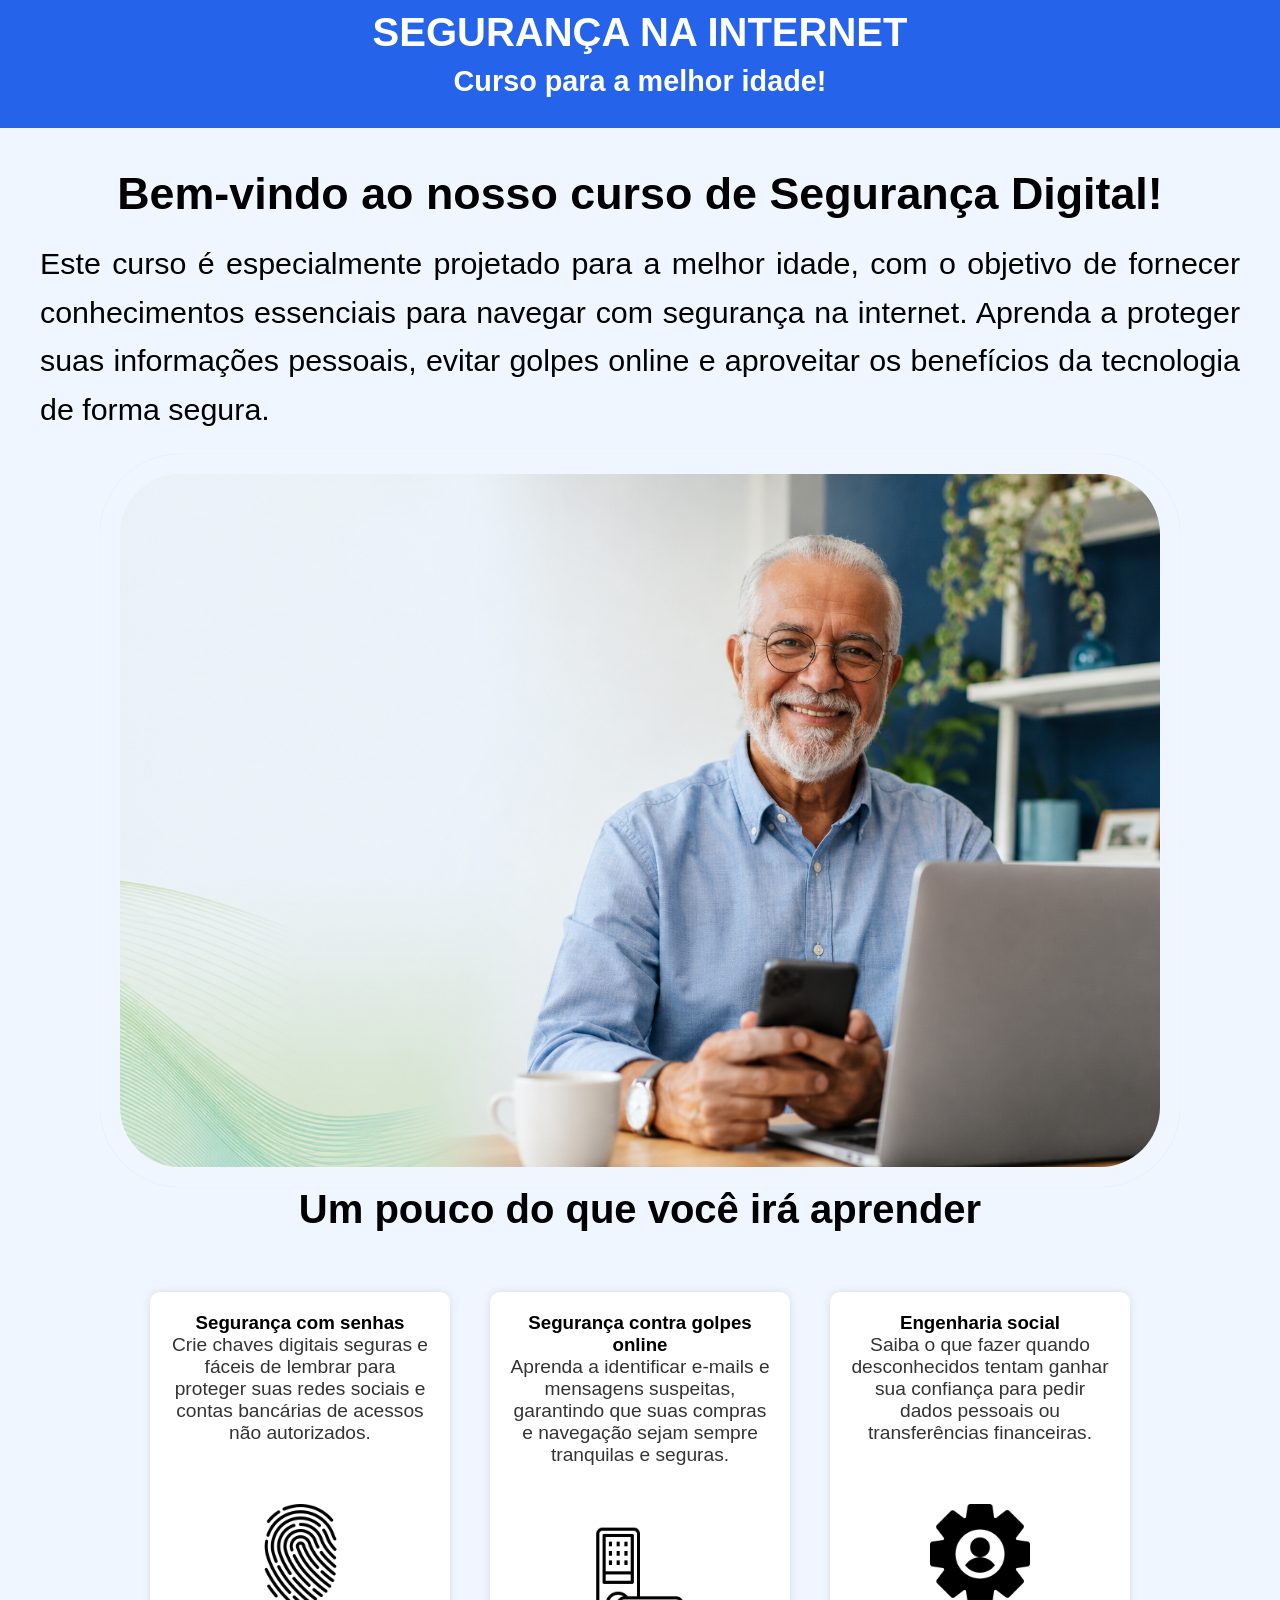
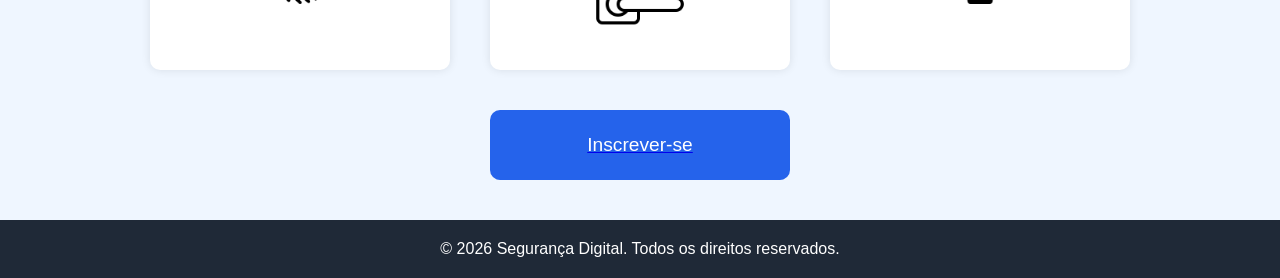
<file: index.html>
<!DOCTYPE html>
<html lang="pt-BR">
<head>
    <meta charset="UTF-8">
    <meta name="viewport" content="width=device-width, initial-scale=1.0">
    <title>Segurança Digital</title>
    <link rel="stylesheet" href="css/style.css">
</head>
<body>
    <header>
        <h1>SEGURANÇA NA INTERNET</h1>
        <h2>Curso para a melhor idade!</h2>
    </header>
    <main>
        <section class="container">
            <h1>Bem-vindo ao nosso curso de Segurança Digital!</h1>
            <p>Este curso é especialmente projetado para a melhor idade, com o objetivo de fornecer conhecimentos essenciais para navegar com segurança na internet. Aprenda a proteger suas informações pessoais, evitar golpes online e aproveitar os benefícios da tecnologia de forma segura.</p>

            <img class="imgIdoso" src="imagens/banner.png" alt="Banner do curso de Segurança Digital">
        </section>
        <section class="conteudo">
            <h1>Um pouco do que você irá aprender</h1>
            <div class="cards">
            
                <div class="card">
                    <h3>Segurança com senhas</h3>
                    <p>Crie chaves digitais seguras e fáceis de lembrar para proteger suas redes sociais e contas bancárias de acessos não autorizados.</p>
                    <img src="imagens/digital.png" alt="Imagem de segurança digital">
                </div>
                <div class="card">
                    <h3>Segurança contra golpes online</h3>
                    <p>Aprenda a identificar e-mails e mensagens suspeitas, garantindo que suas compras e navegação sejam sempre tranquilas e seguras.</p>
                    <img src="imagens/golpe.png" alt="Imagem de golpe online">
                </div>
                <div class="card">
                    <h3>Engenharia social</h3>
                    <p>Saiba o que fazer quando desconhecidos tentam ganhar sua confiança para pedir dados pessoais ou transferências financeiras.</p>
                    <img src="imagens/social.png" alt="Imagem de engenharia social">
                </div>
            </div>
        </section>
        <a href="modulo1.html"><button>Inscrever-se</button></a>

        

    </main>
    

    <footer>
        <p>© 2026 Segurança Digital. Todos os direitos reservados.</p>
    </footer>
</body>
</html>
</file>
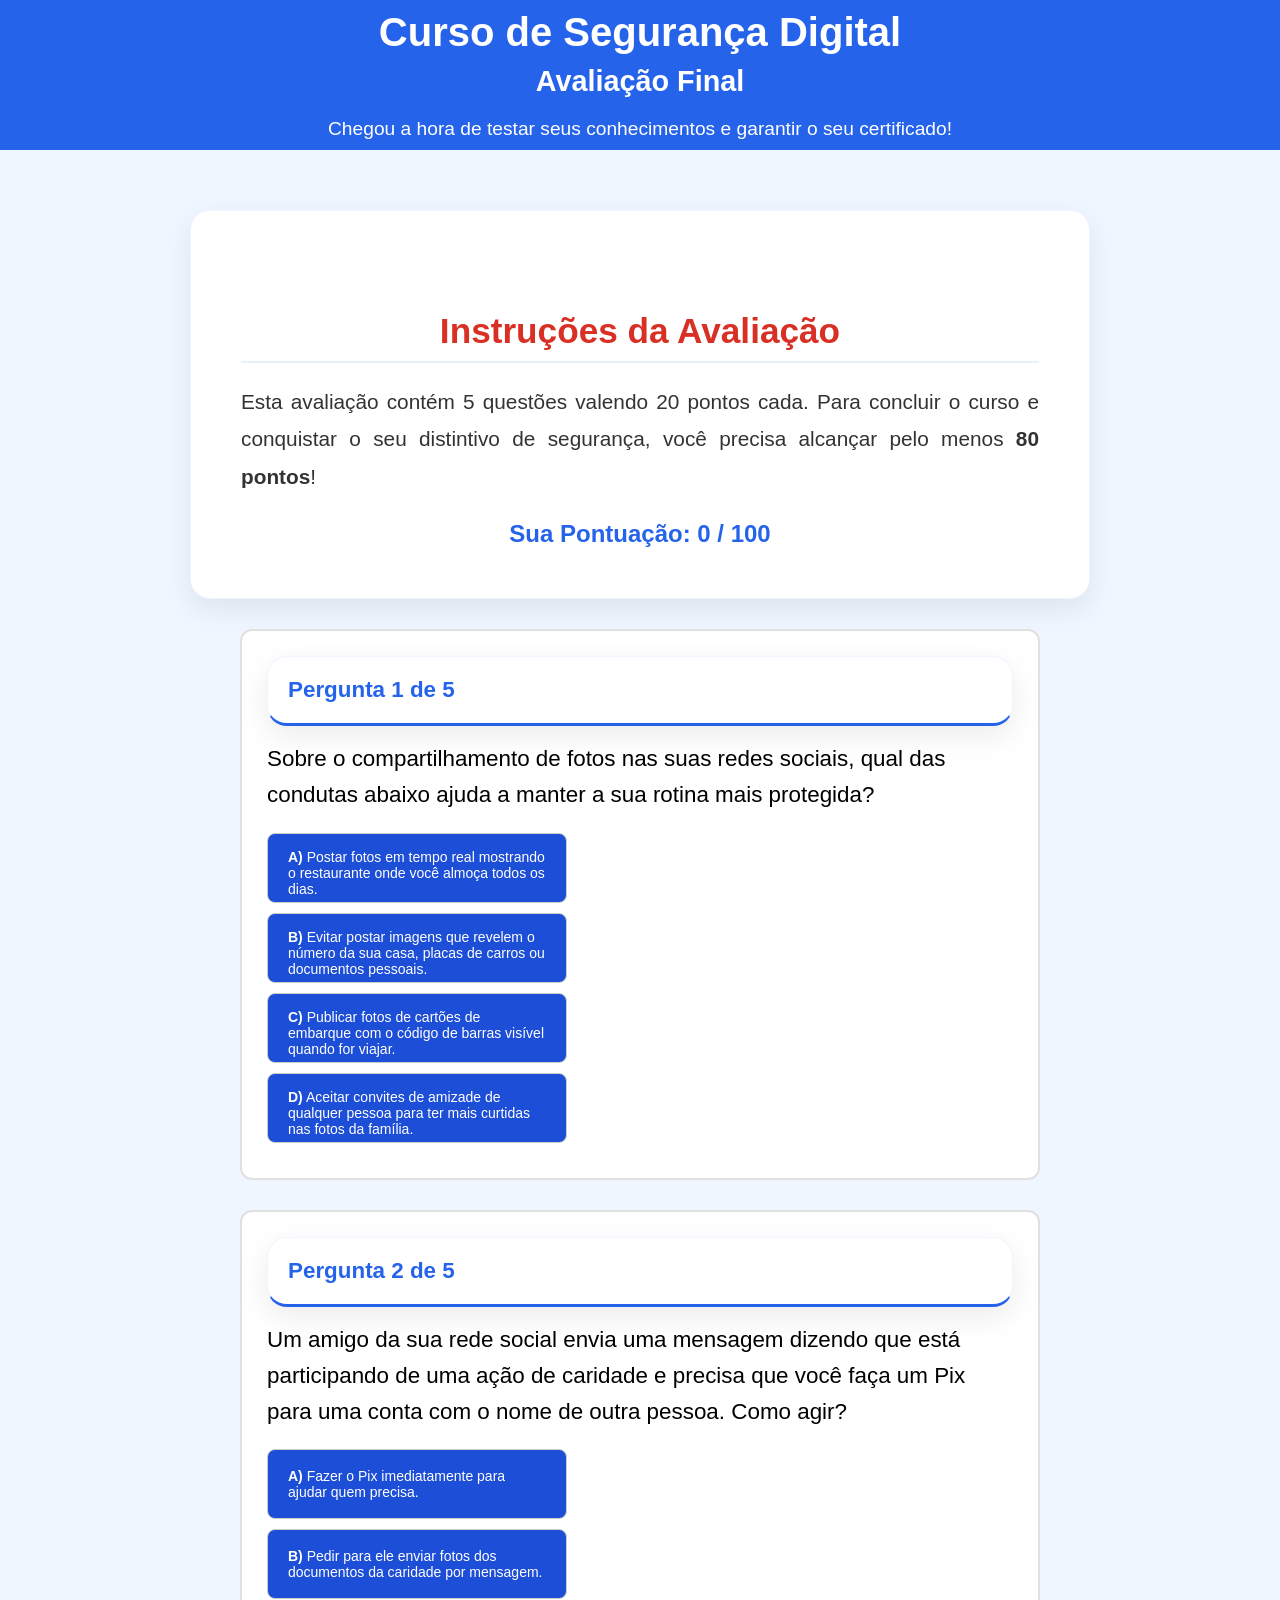
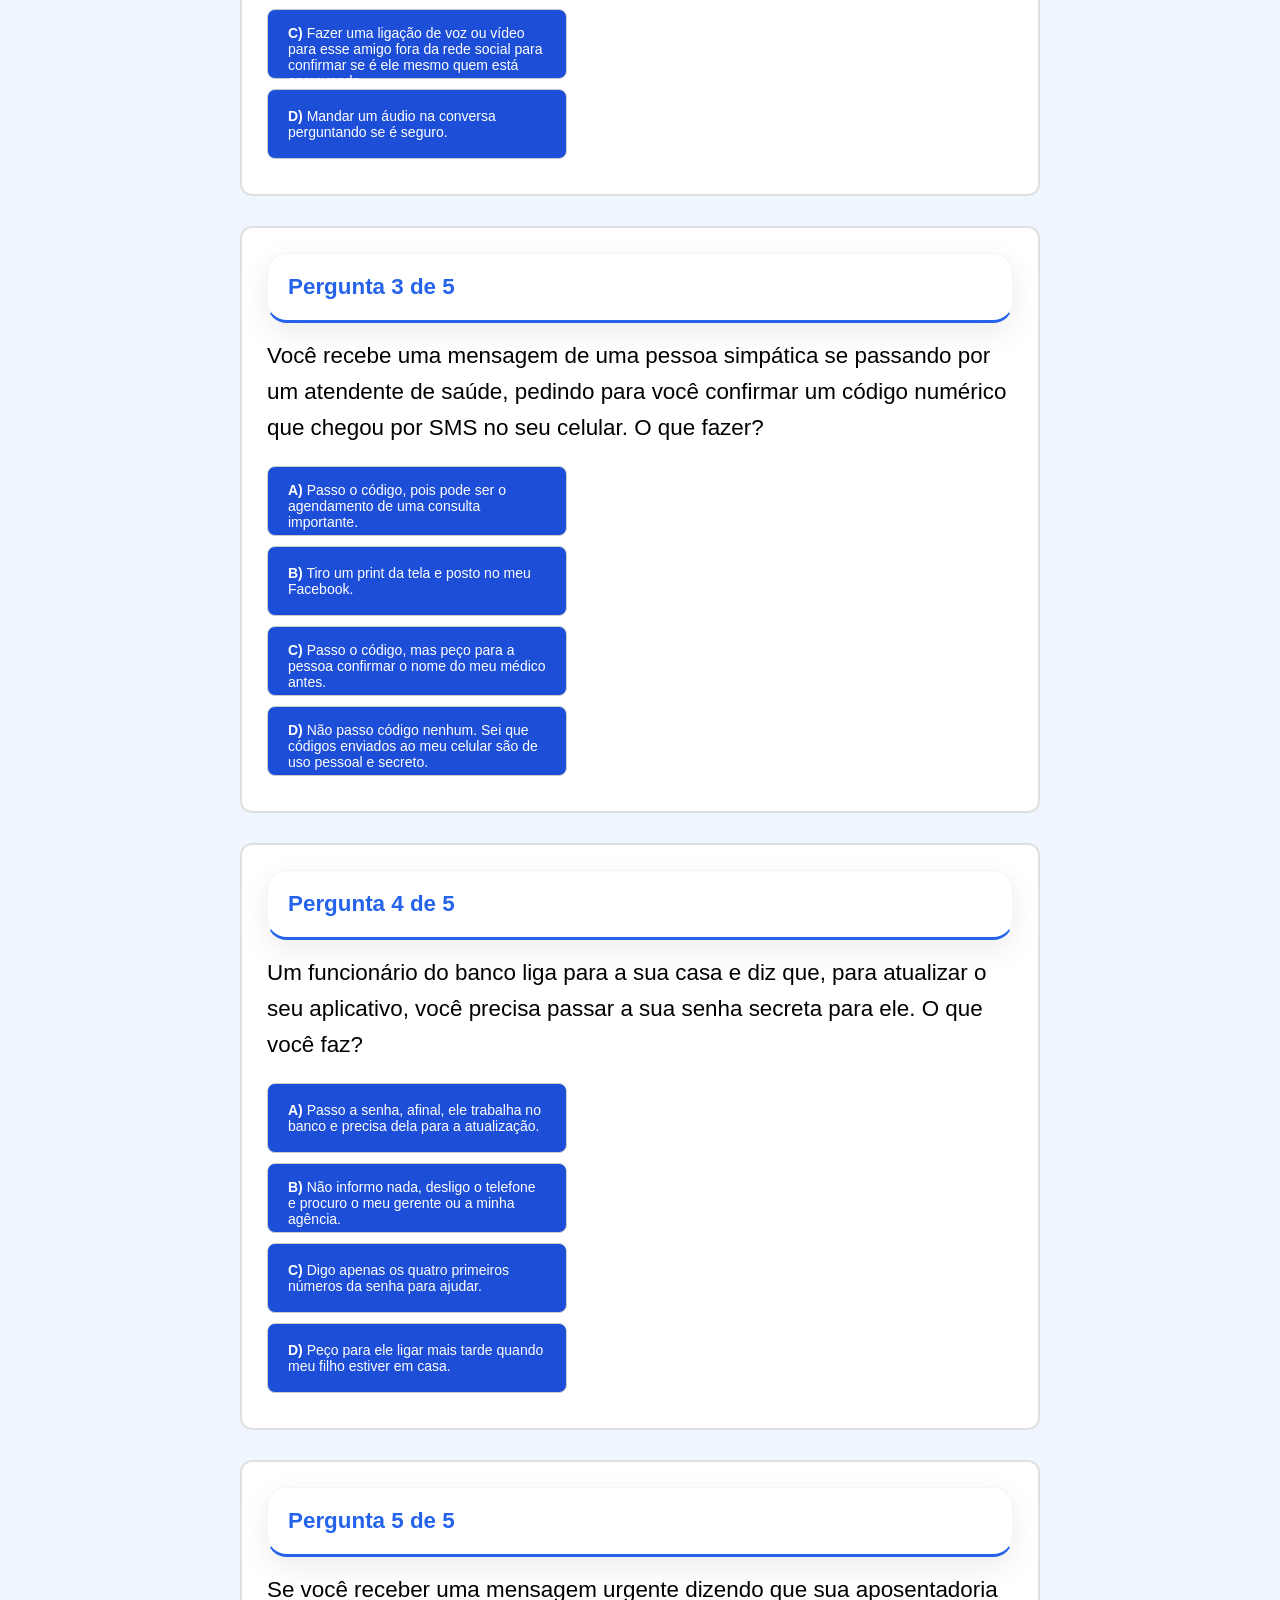
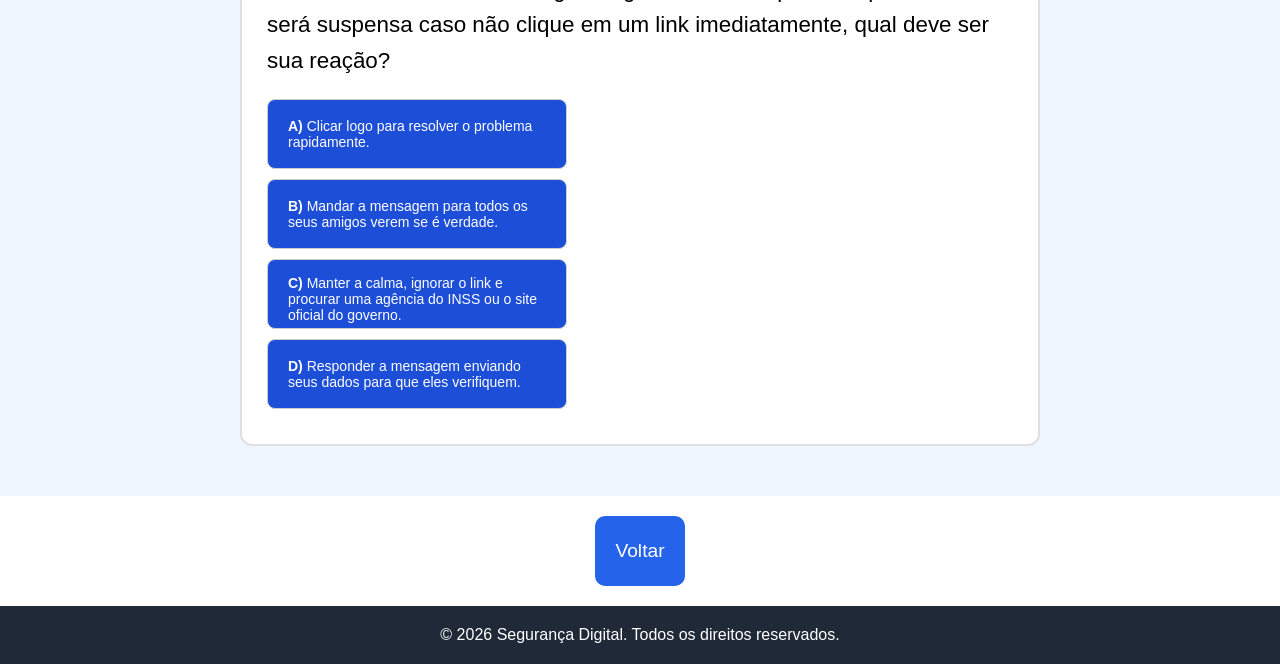
<file: avaliacao.html>
<!DOCTYPE html>
<html lang="pt-BR">
<head>
    <meta charset="UTF-8">
    <meta name="viewport" content="width=device-width, initial-scale=1.0">
    <title>Avaliação Final - Segurança Digital</title>
    <!-- Link para o seu arquivo CSS contendo as regras enviadas -->
    <link rel="stylesheet" href="css/style.css"> 
</head>
<body>

    <header>
        <h1>Curso de Segurança Digital</h1>
        <h2>Avaliação Final</h2>
        <p style="text-align: center; font-size: 1.2em;">Chegou a hora de testar seus conhecimentos e garantir o seu certificado!</p>
    </header>

    <main>
        <div class="container">
            <div class="quiz"></div>
        </div>
    </main>
    <div class="botoes">
        <a href="quiz.html"><button>Voltar</button></a>
    </div>

    <footer>
        <p>© 2026 Segurança Digital. Todos os direitos reservados.</p>
    </footer>
   

    <script src="js/final.js"></script>
</body>
</html>
</file>
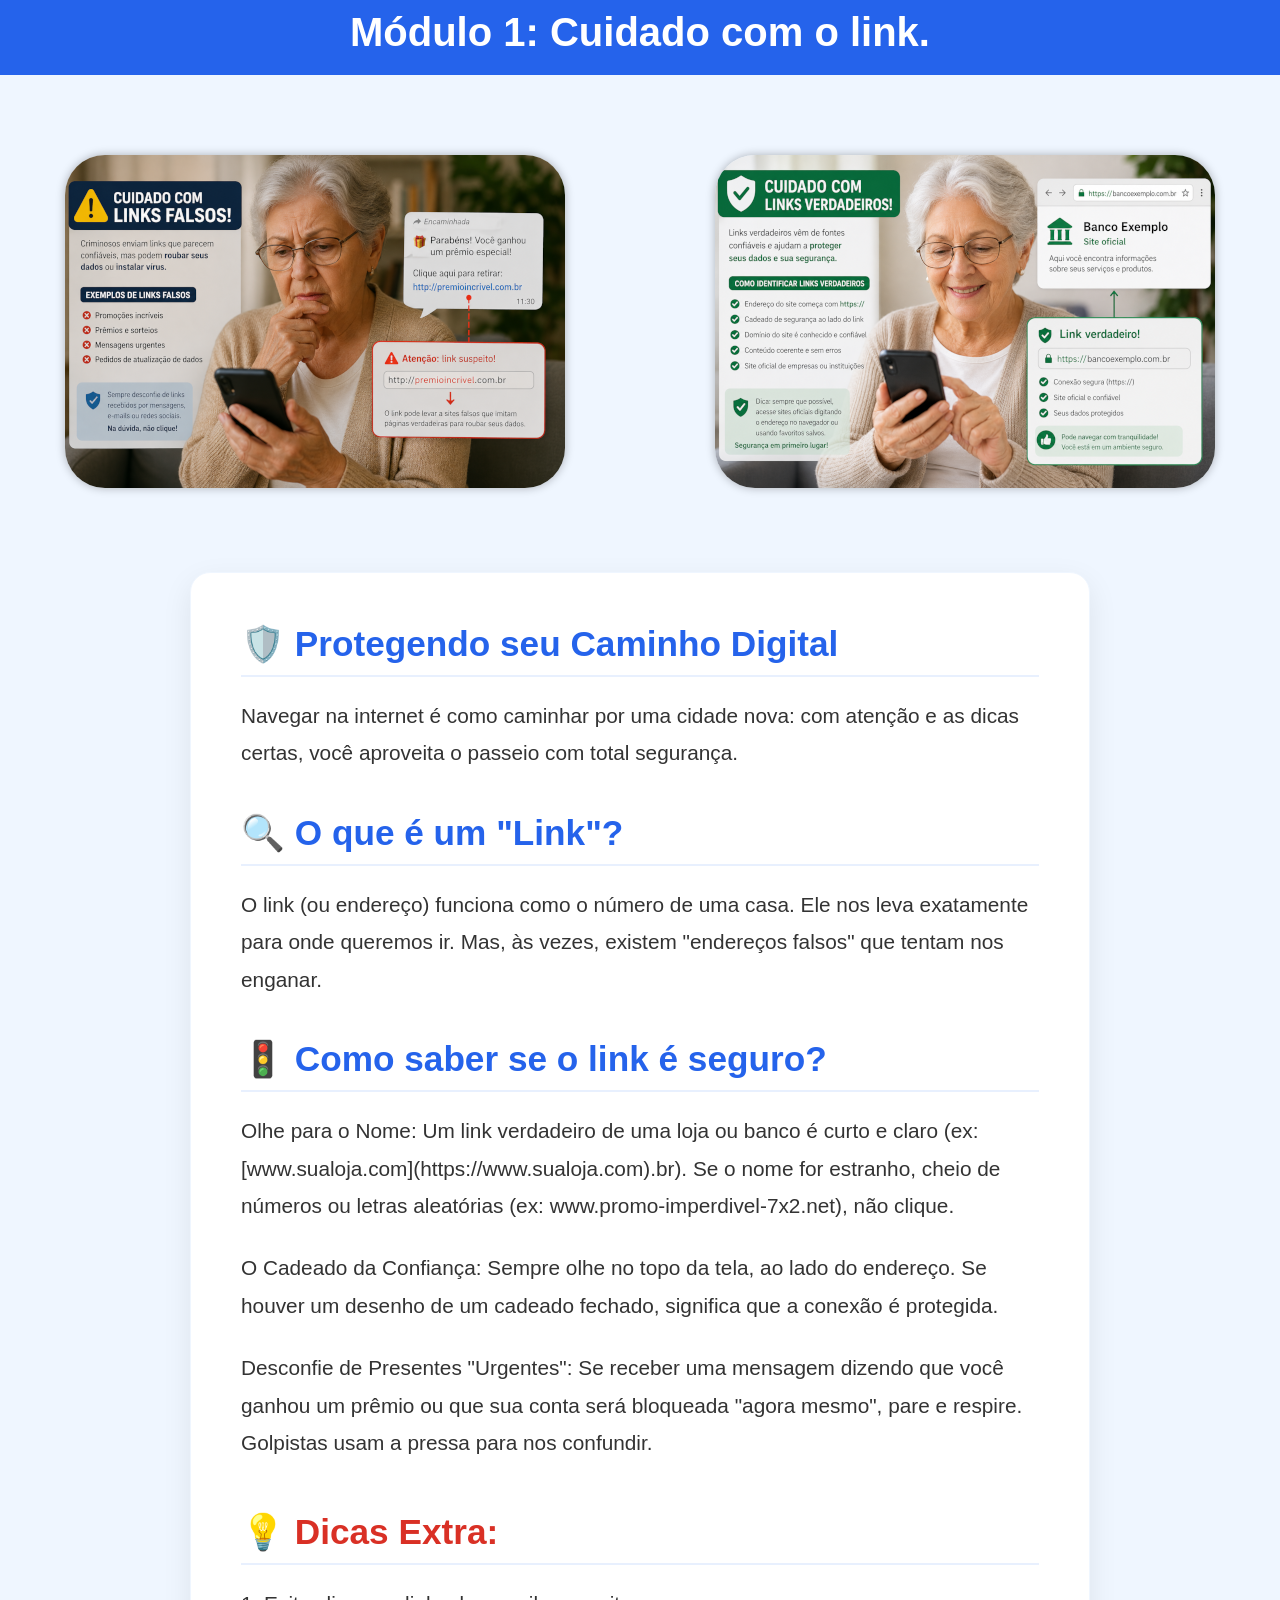
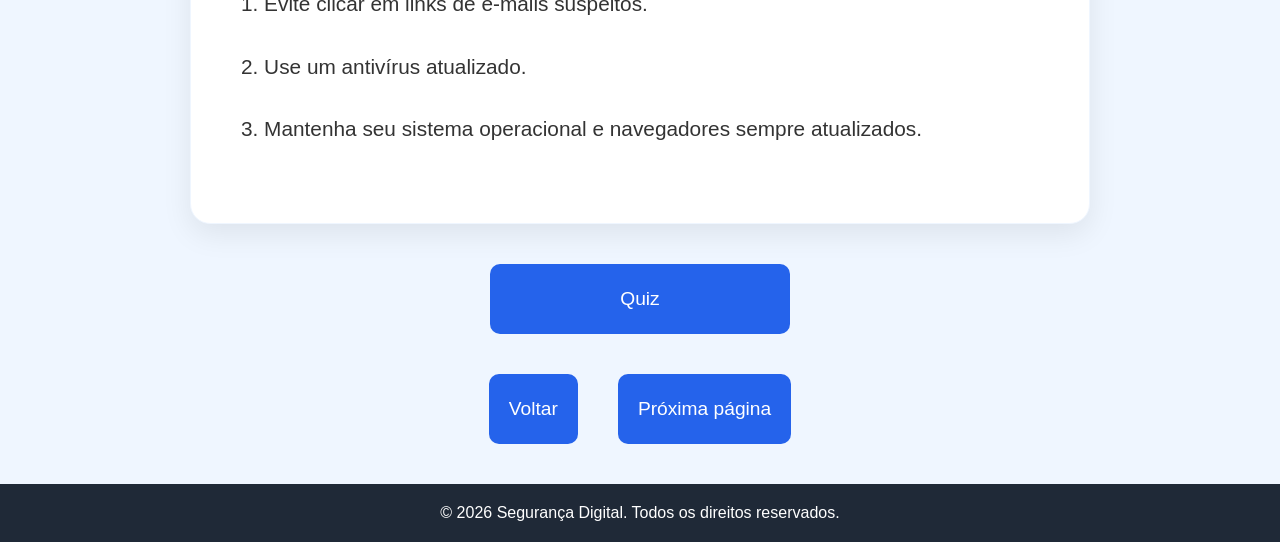
<file: modulo1.html>
<!DOCTYPE html>
<html lang="pt-BR">
<head>
    <meta charset="UTF-8">
    <meta name="viewport" content="width=device-width, initial-scale=1.0">
    <title>Módulo 1</title>
    <link rel="stylesheet" href="css/style.css">
</head>
<body>
    <header>
        <h1>Módulo 1: Cuidado com o link.</h1>
    </header>
    <main>
        <section class="imagensConteudo">
            <div class="linkFalso">
                <img src="imagens/linksFalsos.png" alt="Imagem de linkls falsos">
            </div>
            <div class="linkVerdadeiro">
                <img src="imagens/linksVerdadeiros.png" alt="Imagem de links verdadeiros">
            </div>
        </section>
        <div class="conteudoDiv">
            <h2>🛡️ Protegendo seu Caminho Digital</h2>
            <p>Navegar na internet é como caminhar por uma cidade nova: com atenção e as dicas certas, você aproveita o passeio com total segurança.</p>
            <h2>🔍 O que é um "Link"?</h2>
            <p>O link (ou endereço) funciona como o número de uma casa. Ele nos leva exatamente para onde queremos ir. Mas, às vezes, existem "endereços falsos" que tentam nos enganar.</p>
            <h2>🚦 Como saber se o link é seguro?</h2>
            <p>Olhe para o Nome: Um link verdadeiro de uma loja ou banco é curto e claro (ex: [www.sualoja.com](https://www.sualoja.com).br). Se o nome for estranho, cheio de números ou letras aleatórias (ex: www.promo-imperdivel-7x2.net), não clique.</p>
            <p>O Cadeado da Confiança: Sempre olhe no topo da tela, ao lado do endereço. Se houver um desenho de um cadeado fechado, significa que a conexão é protegida.</p>
            <p>Desconfie de Presentes "Urgentes": Se receber uma mensagem dizendo que você ganhou um prêmio ou que sua conta será bloqueada "agora mesmo", pare e respire. Golpistas usam a pressa para nos confundir.</p>
            <h2>💡 Dicas Extra:</h2>
            <p>1. Evite clicar em links de e-mails suspeitos.</p>
            <p>2. Use um antivírus atualizado.</p>
            <p>3. Mantenha seu sistema operacional e navegadores sempre atualizados.</p>
        </div>
        <div class="quizMod">
            <button onclick="renderizarQuiz('Cuidado com o link')" id="quizBotao">Quiz</button>
        </div>
        <div class="botoes">
            <a href="index.html"><button>Voltar</button></a>
            <a href="modulo2.html"><button>Próxima página</button></a>
        </div>
    </main>
    <footer>
        <p>© 2026 Segurança Digital. Todos os direitos reservados.</p>
    </footer>
    <script src="js/modulos.js"></script>
</body>
</html>
</file>
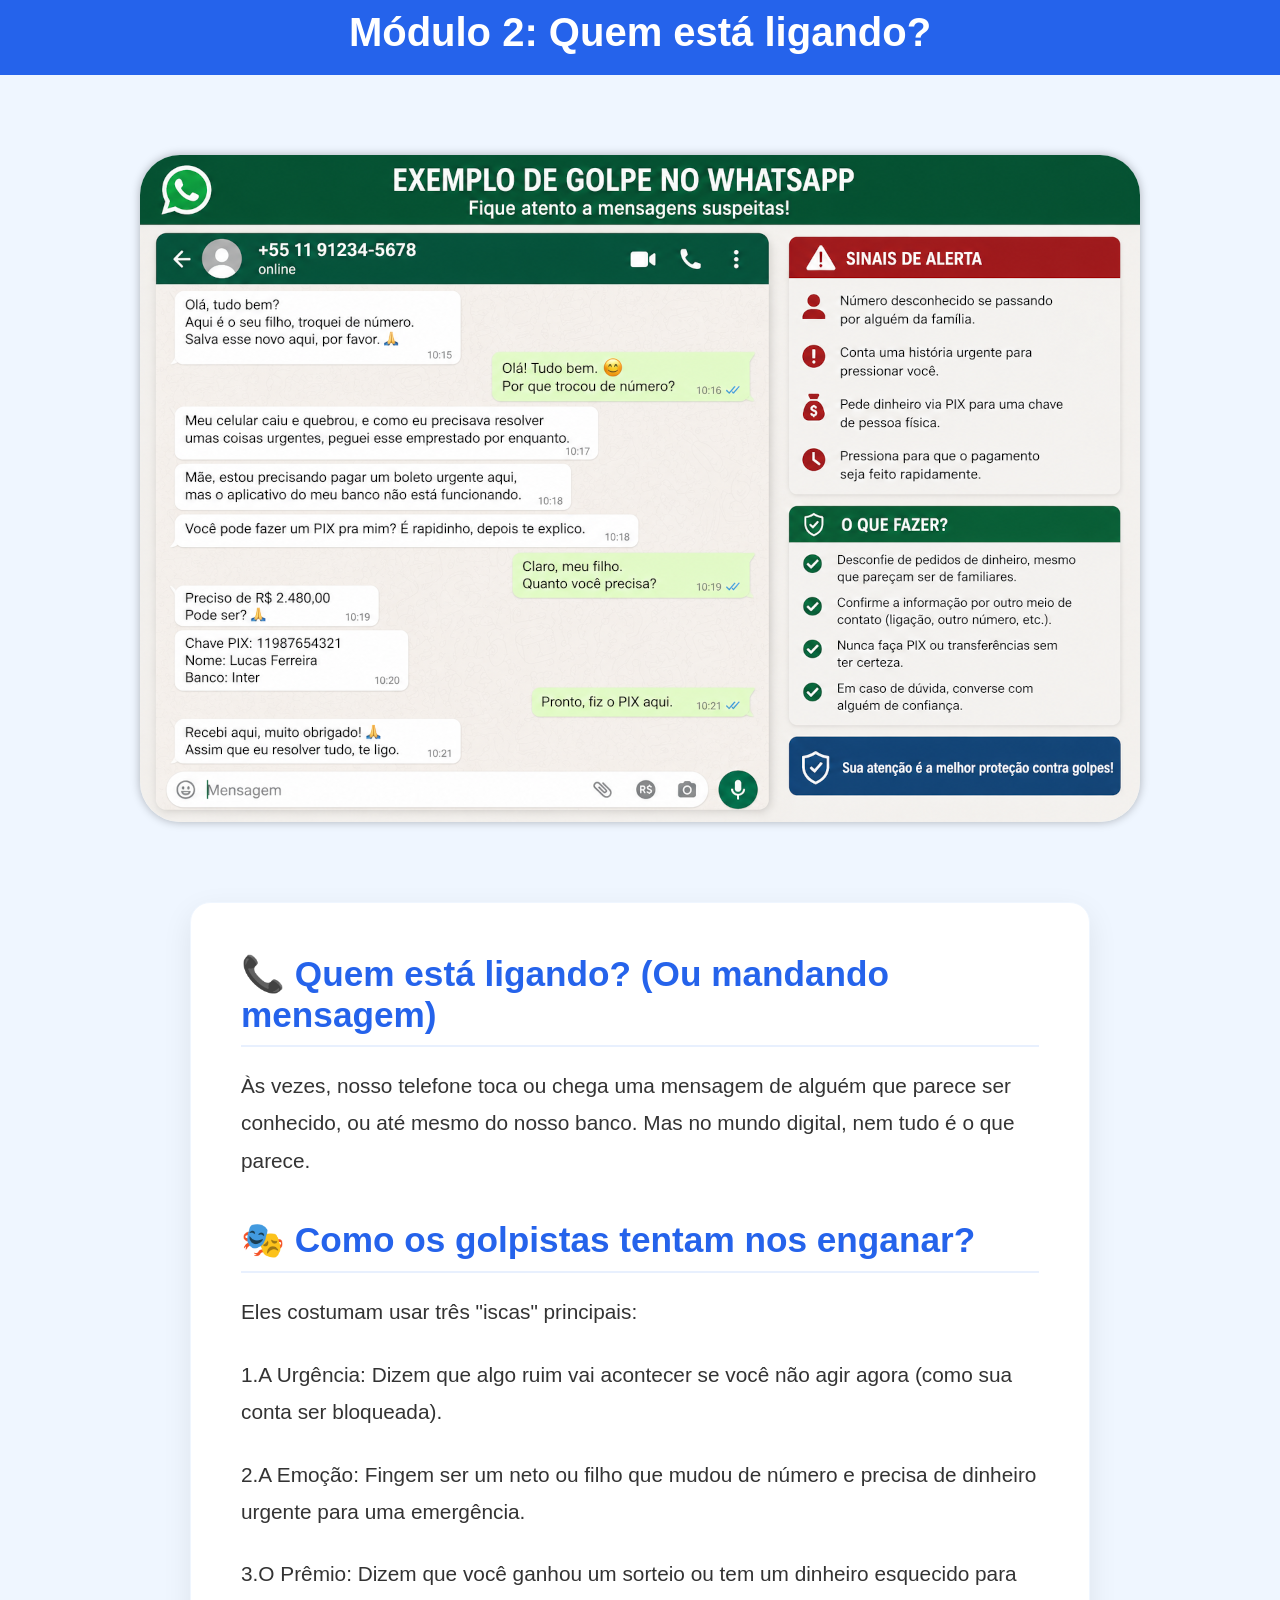
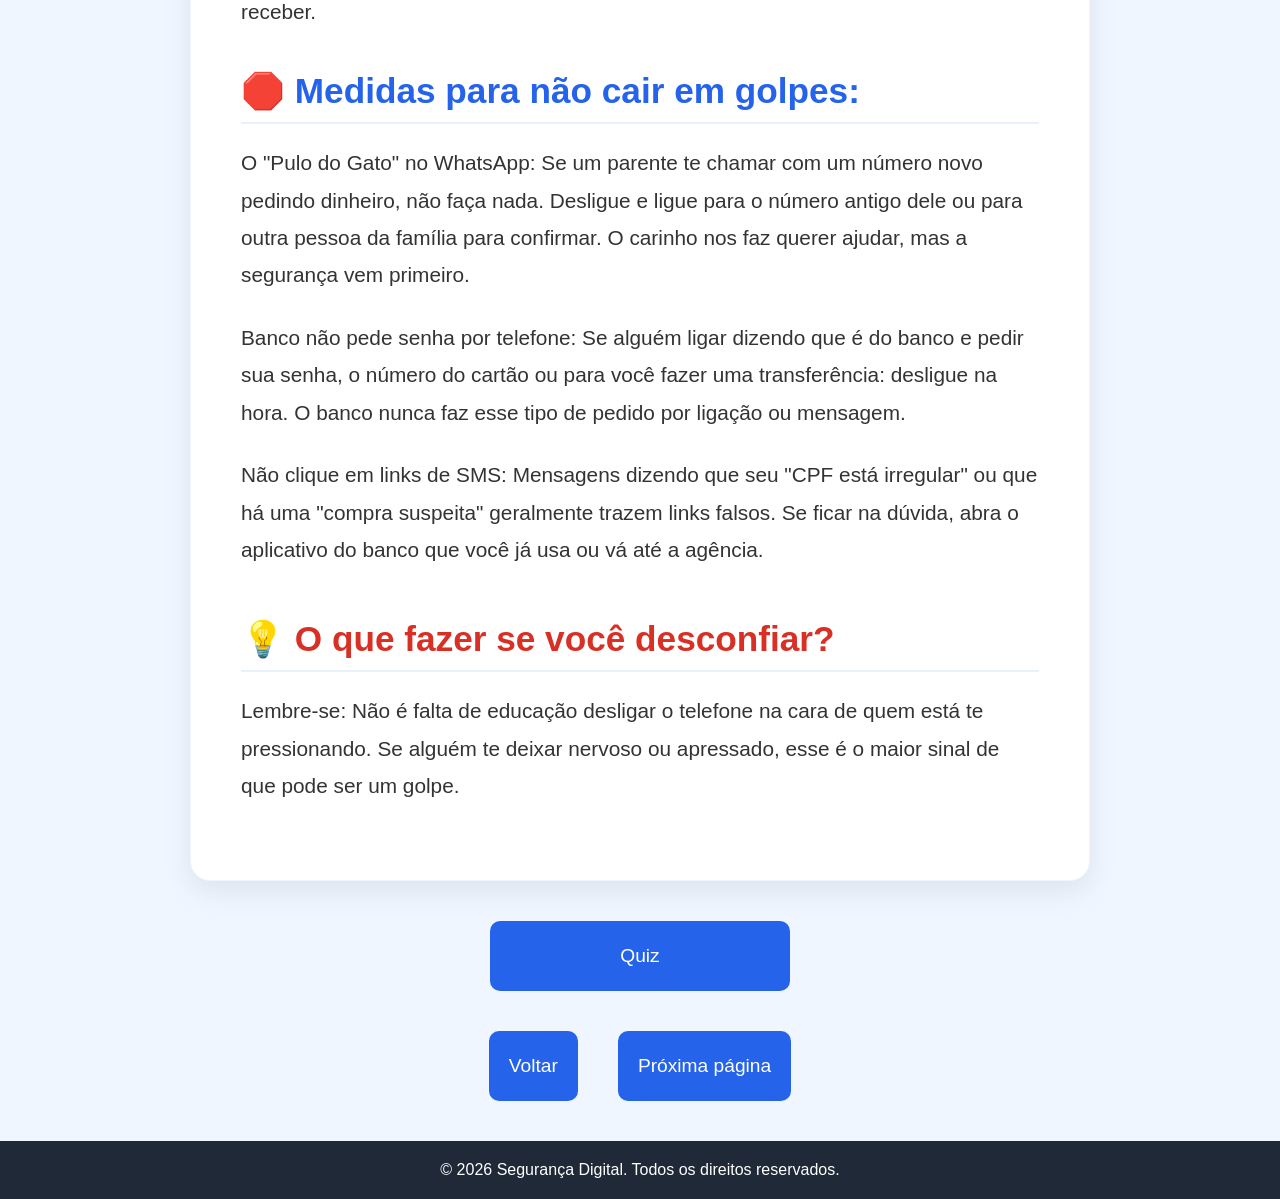
<file: modulo2.html>
<!DOCTYPE html>
<html lang="pt-BR">
<head>
    <meta charset="UTF-8">
    <meta name="viewport" content="width=device-width, initial-scale=1.0">
    <title>Módulo 2</title>
    <link rel="stylesheet" href="css/style.css">
</head>
<body>
    <header>
        <h1>Módulo 2: Quem está ligando?</h1>
    </header>
    <main>
        <section class="imagensConteudo">
            <img src="imagens/mensagemFalsa.png" alt="foto de mensagem falsa">
        </section>
        <div class="conteudoDiv">
            <h2>📞 Quem está ligando? (Ou mandando mensagem)</h2>
            <p>Às vezes, nosso telefone toca ou chega uma mensagem de alguém que parece ser conhecido, ou até mesmo do nosso banco. Mas no mundo digital, nem tudo é o que parece.</p>
            <h2>🎭 Como os golpistas tentam nos enganar?</h2>
            <p>Eles costumam usar três "iscas" principais:</p>
            <p>1.A Urgência: Dizem que algo ruim vai acontecer se você não agir agora (como sua conta ser bloqueada).</p>
            <p>2.A Emoção: Fingem ser um neto ou filho que mudou de número e precisa de dinheiro urgente para uma emergência.</p>
            <p>3.O Prêmio: Dizem que você ganhou um sorteio ou tem um dinheiro esquecido para receber.</p>
            <h2>🛑 Medidas para não cair em golpes:</h2>
            <p>O "Pulo do Gato" no WhatsApp: Se um parente te chamar com um número novo pedindo dinheiro, não faça nada. Desligue e ligue para o número antigo dele ou para outra pessoa da família para confirmar. O carinho nos faz querer ajudar, mas a segurança vem primeiro.</p>
            <p>Banco não pede senha por telefone: Se alguém ligar dizendo que é do banco e pedir sua senha, o número do cartão ou para você fazer uma transferência: desligue na hora. O banco nunca faz esse tipo de pedido por ligação ou mensagem.</p>
            <p>Não clique em links de SMS: Mensagens dizendo que seu "CPF está irregular" ou que há uma "compra suspeita" geralmente trazem links falsos. Se ficar na dúvida, abra o aplicativo do banco que você já usa ou vá até a agência.</p>
            <h2>💡 O que fazer se você desconfiar?</h2>
            <p>Lembre-se: Não é falta de educação desligar o telefone na cara de quem está te pressionando. Se alguém te deixar nervoso ou apressado, esse é o maior sinal de que pode ser um golpe.</p>
            
        </div>
        <div class="quizMod">
            <button onclick="renderizarQuiz('Quem esta ligando')" id="quizBotao">Quiz</button>
        </div>
         <div class="botoes">
            <a href="modulo1.html"><button>Voltar</button></a>
            <a href="modulo3.html"><button>Próxima página</button></a>
        </div>
    </main>
    <footer>
        <p>© 2026 Segurança Digital. Todos os direitos reservados.</p>
    </footer>
    <script src="js/modulos.js"></script>
</body>
</html>
</file>
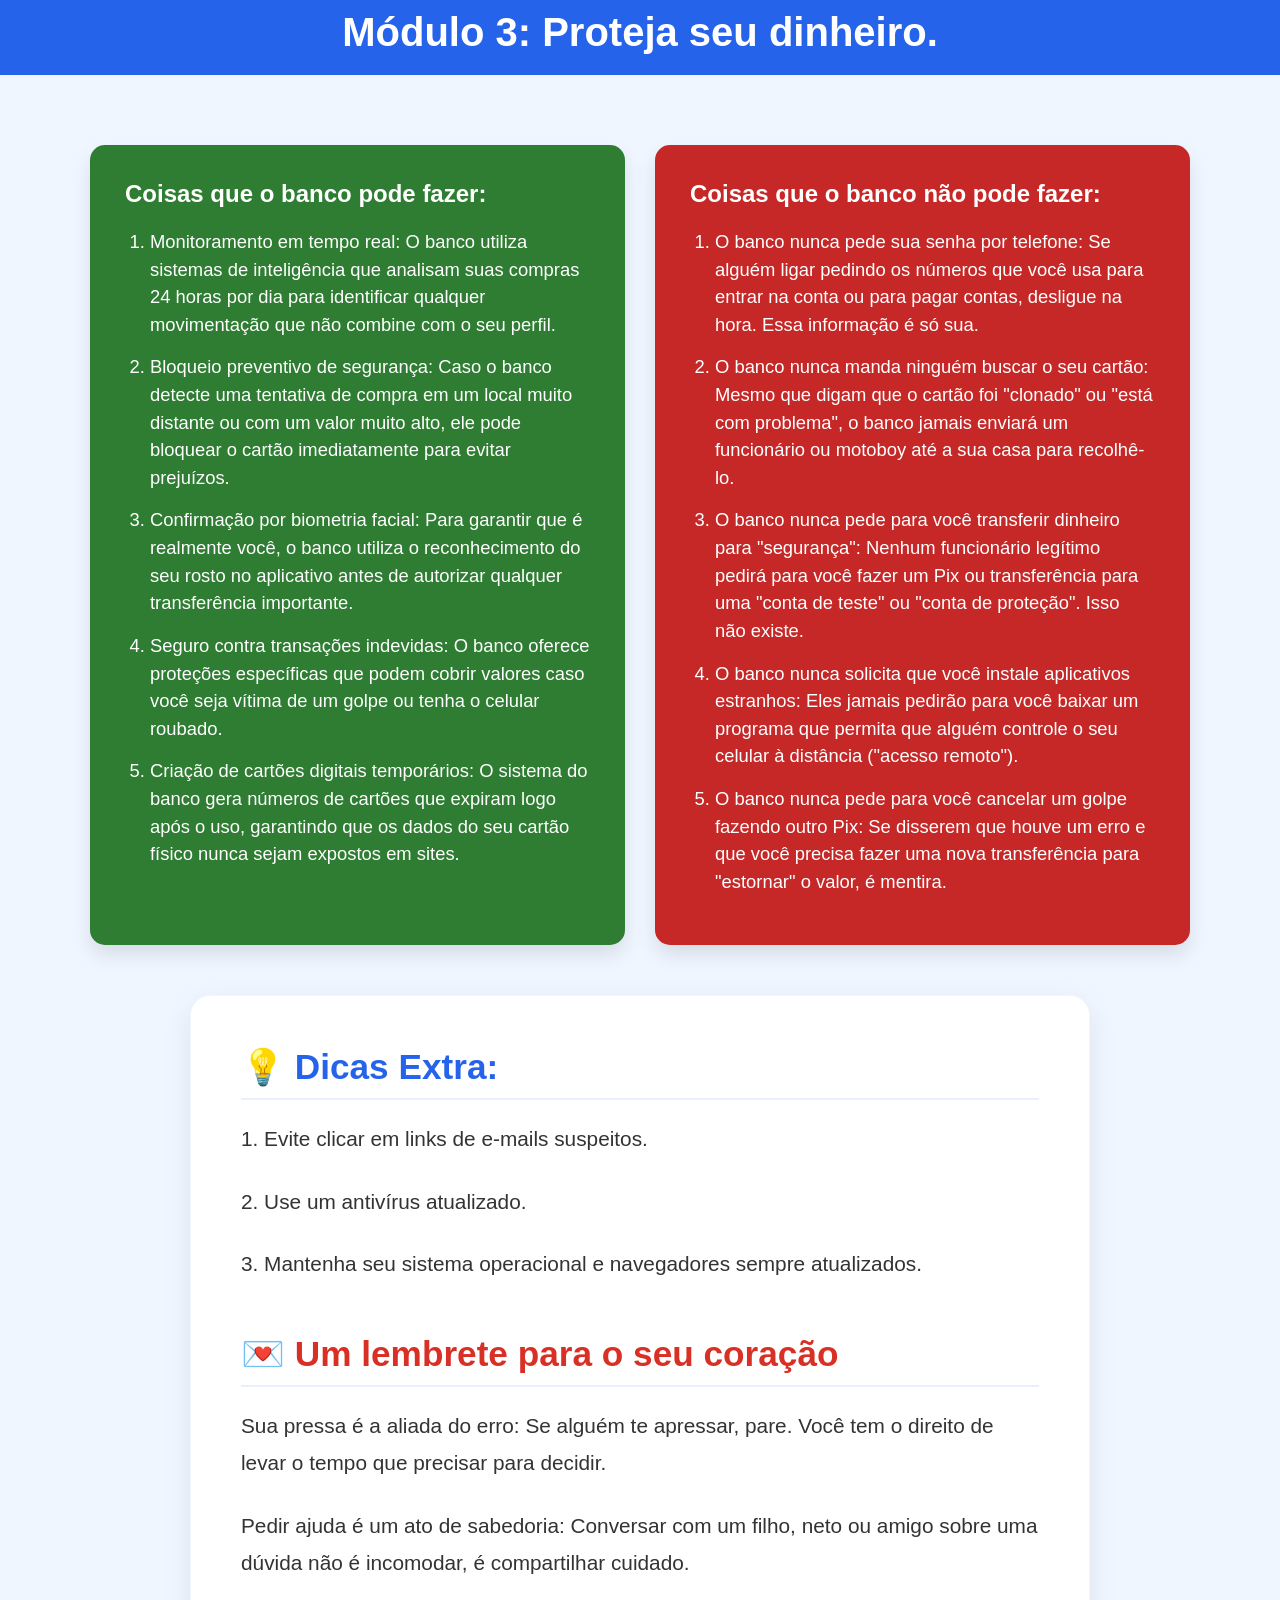
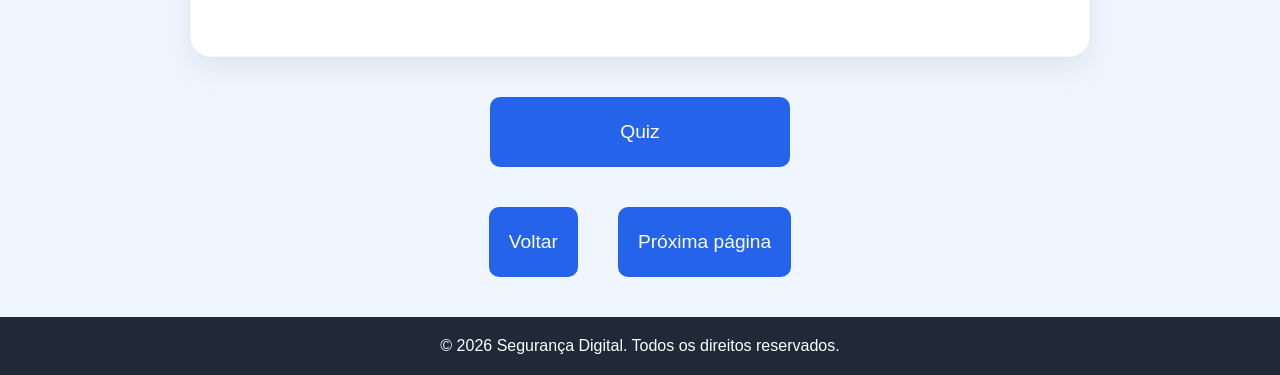
<file: modulo3.html>
<!DOCTYPE html>
<html lang="pt-BR">
<head>
    <meta charset="UTF-8">
    <meta name="viewport" content="width=device-width, initial-scale=1.0">
    <title>Módulo 3</title>
    <link rel="stylesheet" href="css/style.css">
</head>
<body>
    <header>
        <h1>Módulo 3: Proteja seu dinheiro.</h1>
    </header>
    <main>
        <section class="protejaSeuDinheiro">
            <div class="bancoVerde">
                <h2>Coisas que o banco pode fazer:</h2>
                <ol>
                    <li>Monitoramento em tempo real: O banco utiliza sistemas de inteligência que analisam suas compras 24 horas por dia para identificar qualquer movimentação que não combine com o seu perfil.</li>
                    <li>Bloqueio preventivo de segurança: Caso o banco detecte uma tentativa de compra em um local muito distante ou com um valor muito alto, ele pode bloquear o cartão imediatamente para evitar prejuízos.</li>
                    <li>Confirmação por biometria facial: Para garantir que é realmente você, o banco utiliza o reconhecimento do seu rosto no aplicativo antes de autorizar qualquer transferência importante.</li>
                    <li>Seguro contra transações indevidas: O banco oferece proteções específicas que podem cobrir valores caso você seja vítima de um golpe ou tenha o celular roubado.</li>
                    <li>Criação de cartões digitais temporários: O sistema do banco gera números de cartões que expiram logo após o uso, garantindo que os dados do seu cartão físico nunca sejam expostos em sites.</li>
                </ol>
            </div>
            <div class="bancoVermelho">
                <h2>Coisas que o banco não pode fazer:</h2>
                <ol>
                    <li>O banco nunca pede sua senha por telefone: Se alguém ligar pedindo os números que você usa para entrar na conta ou para pagar contas, desligue na hora. Essa informação é só sua.</li>
                    <li>O banco nunca manda ninguém buscar o seu cartão: Mesmo que digam que o cartão foi "clonado" ou "está com problema", o banco jamais enviará um funcionário ou motoboy até a sua casa para recolhê-lo.</li>
                    <li>O banco nunca pede para você transferir dinheiro para "segurança": Nenhum funcionário legítimo pedirá para você fazer um Pix ou transferência para uma "conta de teste" ou "conta de proteção". Isso não existe.</li>
                    <li>O banco nunca solicita que você instale aplicativos estranhos: Eles jamais pedirão para você baixar um programa que permita que alguém controle o seu celular à distância ("acesso remoto").</li>
                    <li>O banco nunca pede para você cancelar um golpe fazendo outro Pix: Se disserem que houve um erro e que você precisa fazer uma nova transferência para "estornar" o valor, é mentira.</li>
                </ol>
            </div>
        </section>
        <div class="conteudoDiv">
            <h2>💡 Dicas Extra:</h2>
            <p>1. Evite clicar em links de e-mails suspeitos.</p>
            <p>2. Use um antivírus atualizado.</p>
            <p>3. Mantenha seu sistema operacional e navegadores sempre atualizados.</p>
            <h2>💌 Um lembrete para o seu coração</h2>
            <p>Sua pressa é a aliada do erro: Se alguém te apressar, pare. Você tem o direito de levar o tempo que precisar para decidir.</p>
            <p>Pedir ajuda é um ato de sabedoria: Conversar com um filho, neto ou amigo sobre uma dúvida não é incomodar, é compartilhar cuidado.</p>
        </div>
        <div class="quizMod">
            <button onclick="renderizarQuiz('Proteja seu dinheiro')" id="quizBotao">Quiz</button>
        </div>
         <div class="botoes">
            <a href="modulo2.html"><button>Voltar</button></a>
            <a href="modulo4.html"><button>Próxima página</button></a>
        </div>
    </main>
    <footer>
        <p>© 2026 Segurança Digital. Todos os direitos reservados.</p>
    </footer>
    <script src="js/modulos.js"></script>
</body>
</html>
</file>
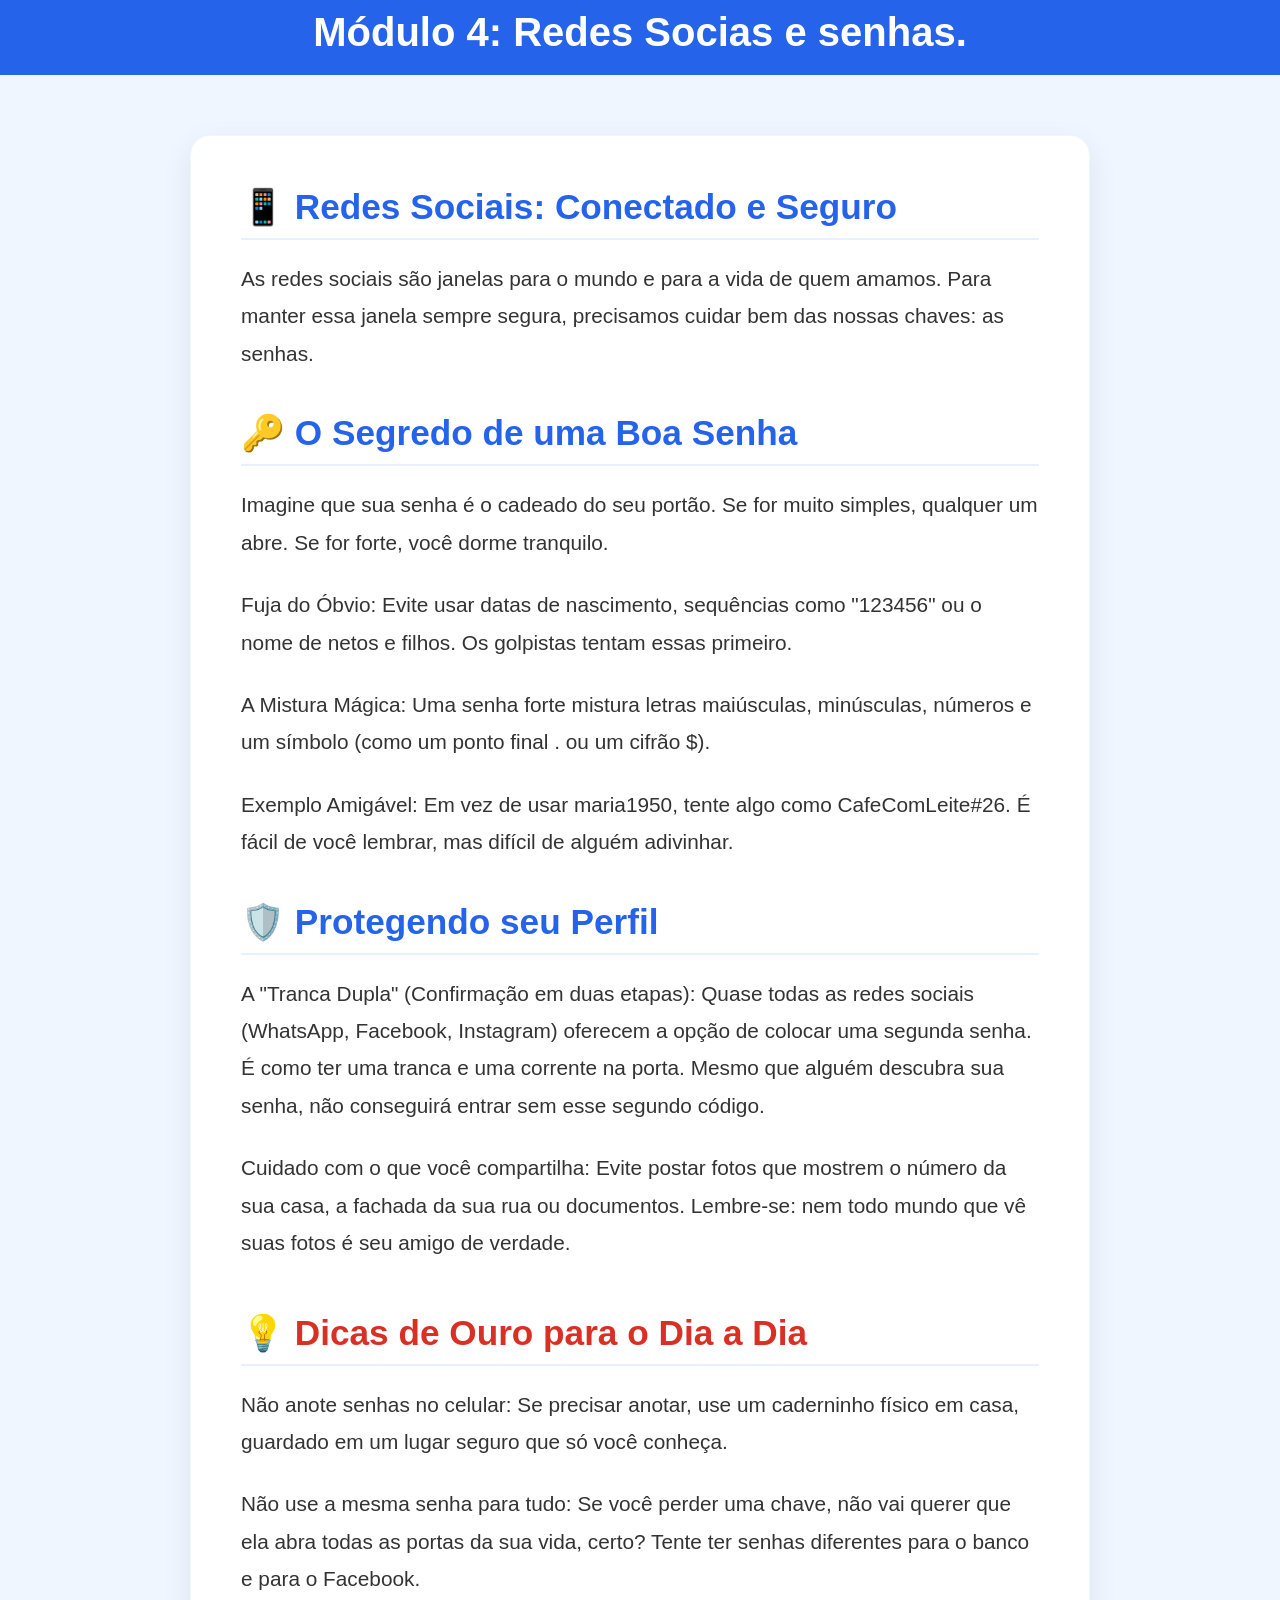
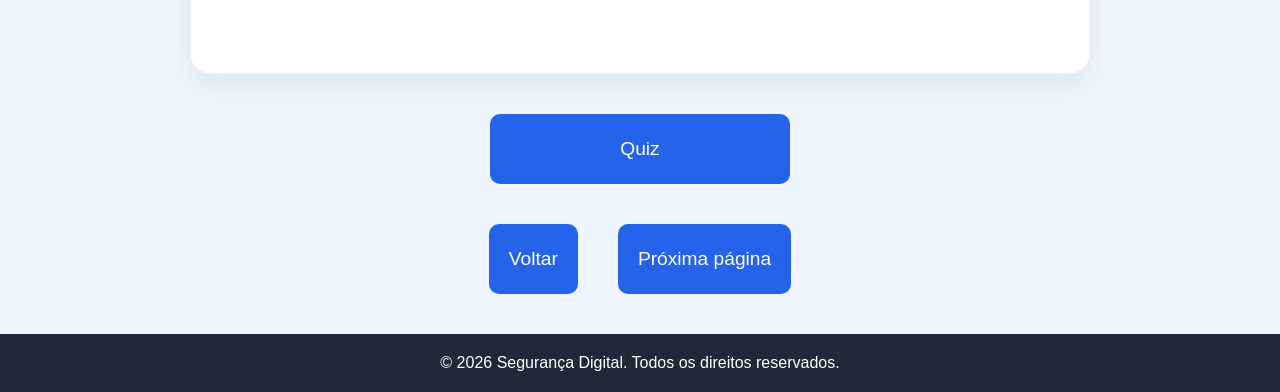
<file: modulo4.html>
<!DOCTYPE html>
<html lang="pt-BR">
<head>
    <meta charset="UTF-8">
    <meta name="viewport" content="width=device-width, initial-scale=1.0">
    <title>Módulo 4</title>
    <link rel="stylesheet" href="css/style.css">
</head>
<body>
    <header>
        <h1>Módulo 4: Redes Socias e senhas.</h1>
    </header>
    <main>
        <div class="conteudoDiv">
            <h2>📱 Redes Sociais: Conectado e Seguro</h2>
            <p>As redes sociais são janelas para o mundo e para a vida de quem amamos. Para manter essa janela sempre segura, precisamos cuidar bem das nossas chaves: as senhas.</p>
            <h2>🔑 O Segredo de uma Boa Senha</h2>
            <p>Imagine que sua senha é o cadeado do seu portão. Se for muito simples, qualquer um abre. Se for forte, você dorme tranquilo.</p>
            <p>Fuja do Óbvio: Evite usar datas de nascimento, sequências como "123456" ou o nome de netos e filhos. Os golpistas tentam essas primeiro.</p>
            <p>A Mistura Mágica: Uma senha forte mistura letras maiúsculas, minúsculas, números e um símbolo (como um ponto final . ou um cifrão $).</p>
            <p>Exemplo Amigável: Em vez de usar maria1950, tente algo como CafeComLeite#26. É fácil de você lembrar, mas difícil de alguém adivinhar.</p>
            <h2>🛡️ Protegendo seu Perfil</h2>
            <p>A "Tranca Dupla" (Confirmação em duas etapas): Quase todas as redes sociais (WhatsApp, Facebook, Instagram) oferecem a opção de colocar uma segunda senha. É como ter uma tranca e uma corrente na porta. Mesmo que alguém descubra sua senha, não conseguirá entrar sem esse segundo código.</p>
            <p>Cuidado com o que você compartilha: Evite postar fotos que mostrem o número da sua casa, a fachada da sua rua ou documentos. Lembre-se: nem todo mundo que vê suas fotos é seu amigo de verdade.</p>
            <h2>💡 Dicas de Ouro para o Dia a Dia</h2>
            <p>Não anote senhas no celular: Se precisar anotar, use um caderninho físico em casa, guardado em um lugar seguro que só você conheça.</p>
            <p>Não use a mesma senha para tudo: Se você perder uma chave, não vai querer que ela abra todas as portas da sua vida, certo? Tente ter senhas diferentes para o banco e para o Facebook.</p>
        </div>
        <div class="quizMod">
            <button onclick="renderizarQuiz('Redes sociais e senhas')" id="quizBotao">Quiz</button>
        </div>

        <div class="botoes">
            <a href="modulo3.html"><button>Voltar</button></a>
            <a href="modulo5.html"><button>Próxima página</button></a>
        </div>
    </main>
    <footer>
        <p>© 2026 Segurança Digital. Todos os direitos reservados.</p>
    </footer>
    <script src="js/modulos.js"></script>
</body>
</html>
</file>
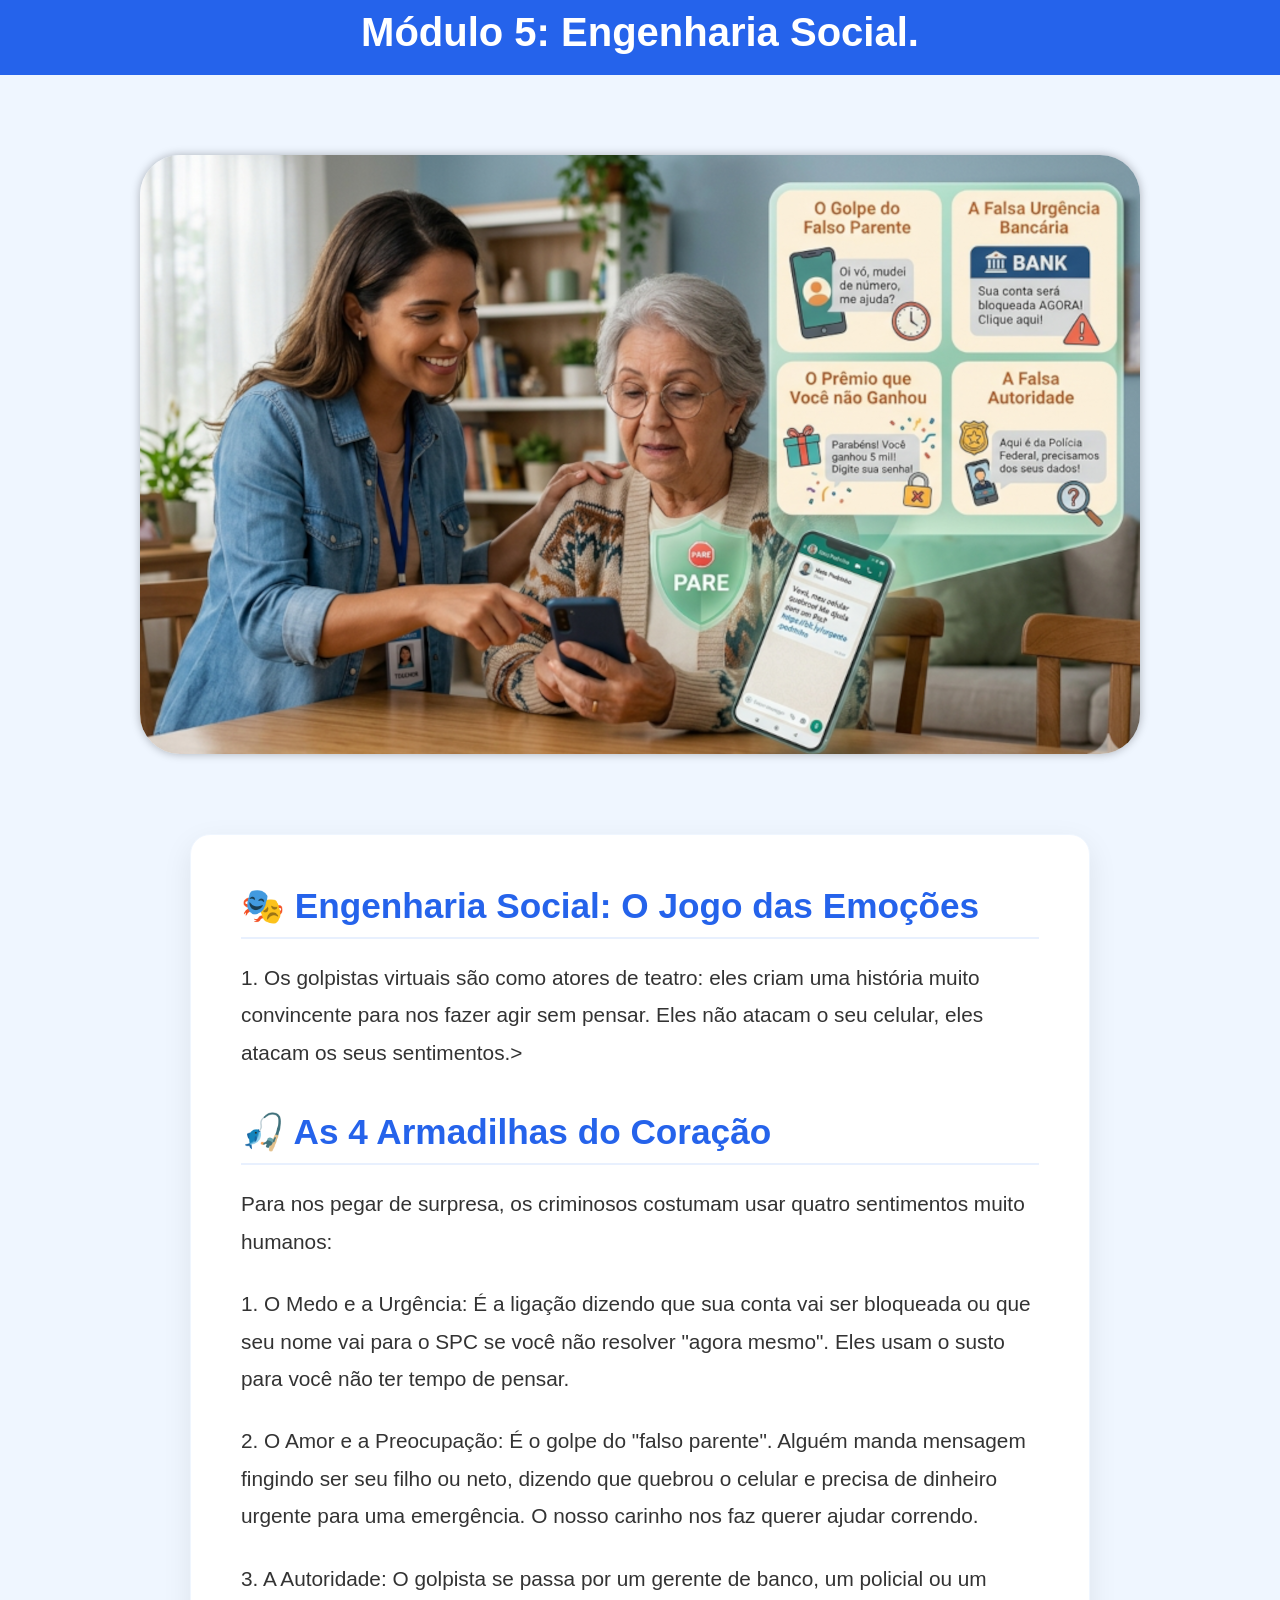
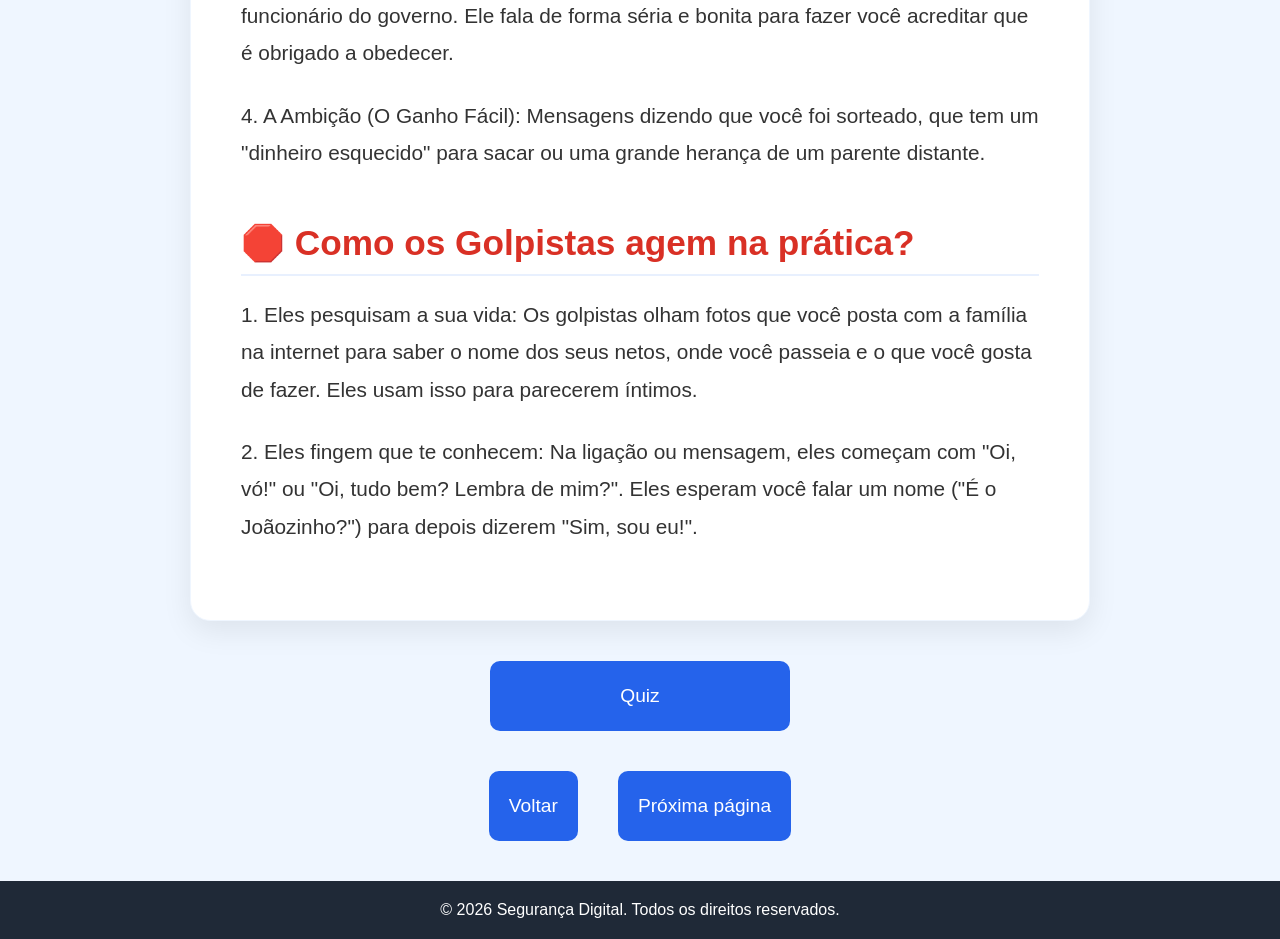
<file: modulo5.html>
<!DOCTYPE html>
<html lang="pt-BR">
<head>
    <meta charset="UTF-8">
    <meta name="viewport" content="width=device-width, initial-scale=1.0">
    <title>Módulo 5</title>
    <link rel="stylesheet" href="css/style.css">
</head>
<body>
    <header>
        <h1>Módulo 5: Engenharia Social.</h1>
    </header>
    <main>
         <div class="imagensConteudo">
            <img src="imagens/engenhariaSocial.png" alt="Engenharia Social">
        </div>
        <div class="conteudoDiv">
            <h2>🎭 Engenharia Social: O Jogo das Emoções</h2>
            <p>1. Os golpistas virtuais são como atores de teatro: eles criam uma história muito convincente para nos fazer agir sem pensar. Eles não atacam o seu celular, eles atacam os seus sentimentos.></p>
            <h2>🎣 As 4 Armadilhas do Coração</h2>
            <p>Para nos pegar de surpresa, os criminosos costumam usar quatro sentimentos muito humanos:</p>
            <p>1. O Medo e a Urgência: É a ligação dizendo que sua conta vai ser bloqueada ou que seu nome vai para o SPC se você não resolver "agora mesmo". Eles usam o susto para você não ter tempo de pensar.</p>
            <p>2. O Amor e a Preocupação: É o golpe do "falso parente". Alguém manda mensagem fingindo ser seu filho ou neto, dizendo que quebrou o celular e precisa de dinheiro urgente para uma emergência. O nosso carinho nos faz querer ajudar correndo.</p>
            <p>3. A Autoridade: O golpista se passa por um gerente de banco, um policial ou um funcionário do governo. Ele fala de forma séria e bonita para fazer você acreditar que é obrigado a obedecer.</p>
            <p>4. A Ambição (O Ganho Fácil): Mensagens dizendo que você foi sorteado, que tem um "dinheiro esquecido" para sacar ou uma grande herança de um parente distante.</p>
            <h2>🛑 Como os Golpistas agem na prática?</h2>
            <p>1. Eles pesquisam a sua vida: Os golpistas olham fotos que você posta com a família na internet para saber o nome dos seus netos, onde você passeia e o que você gosta de fazer. Eles usam isso para parecerem íntimos.</p>
            <p>2. Eles fingem que te conhecem: Na ligação ou mensagem, eles começam com "Oi, vó!" ou "Oi, tudo bem? Lembra de mim?". Eles esperam você falar um nome ("É o Joãozinho?") para depois dizerem "Sim, sou eu!".</p>
        </div>
        <div class="quizMod">
            <button onclick="renderizarQuiz('Engenharia social')" id="quizBotao">Quiz</button>
        </div>
        <div class="botoes">
            <div class="botoes">
            <a href="modulo4.html"><button>Voltar</button></a>
            <a href="quiz.html"><button>Próxima página</button></a>
        </div>
        
    </main>
    <footer>
        <p>© 2026 Segurança Digital. Todos os direitos reservados.</p>
    </footer>
    <script src="js/modulos.js"></script>
</body>
</html>
</file>
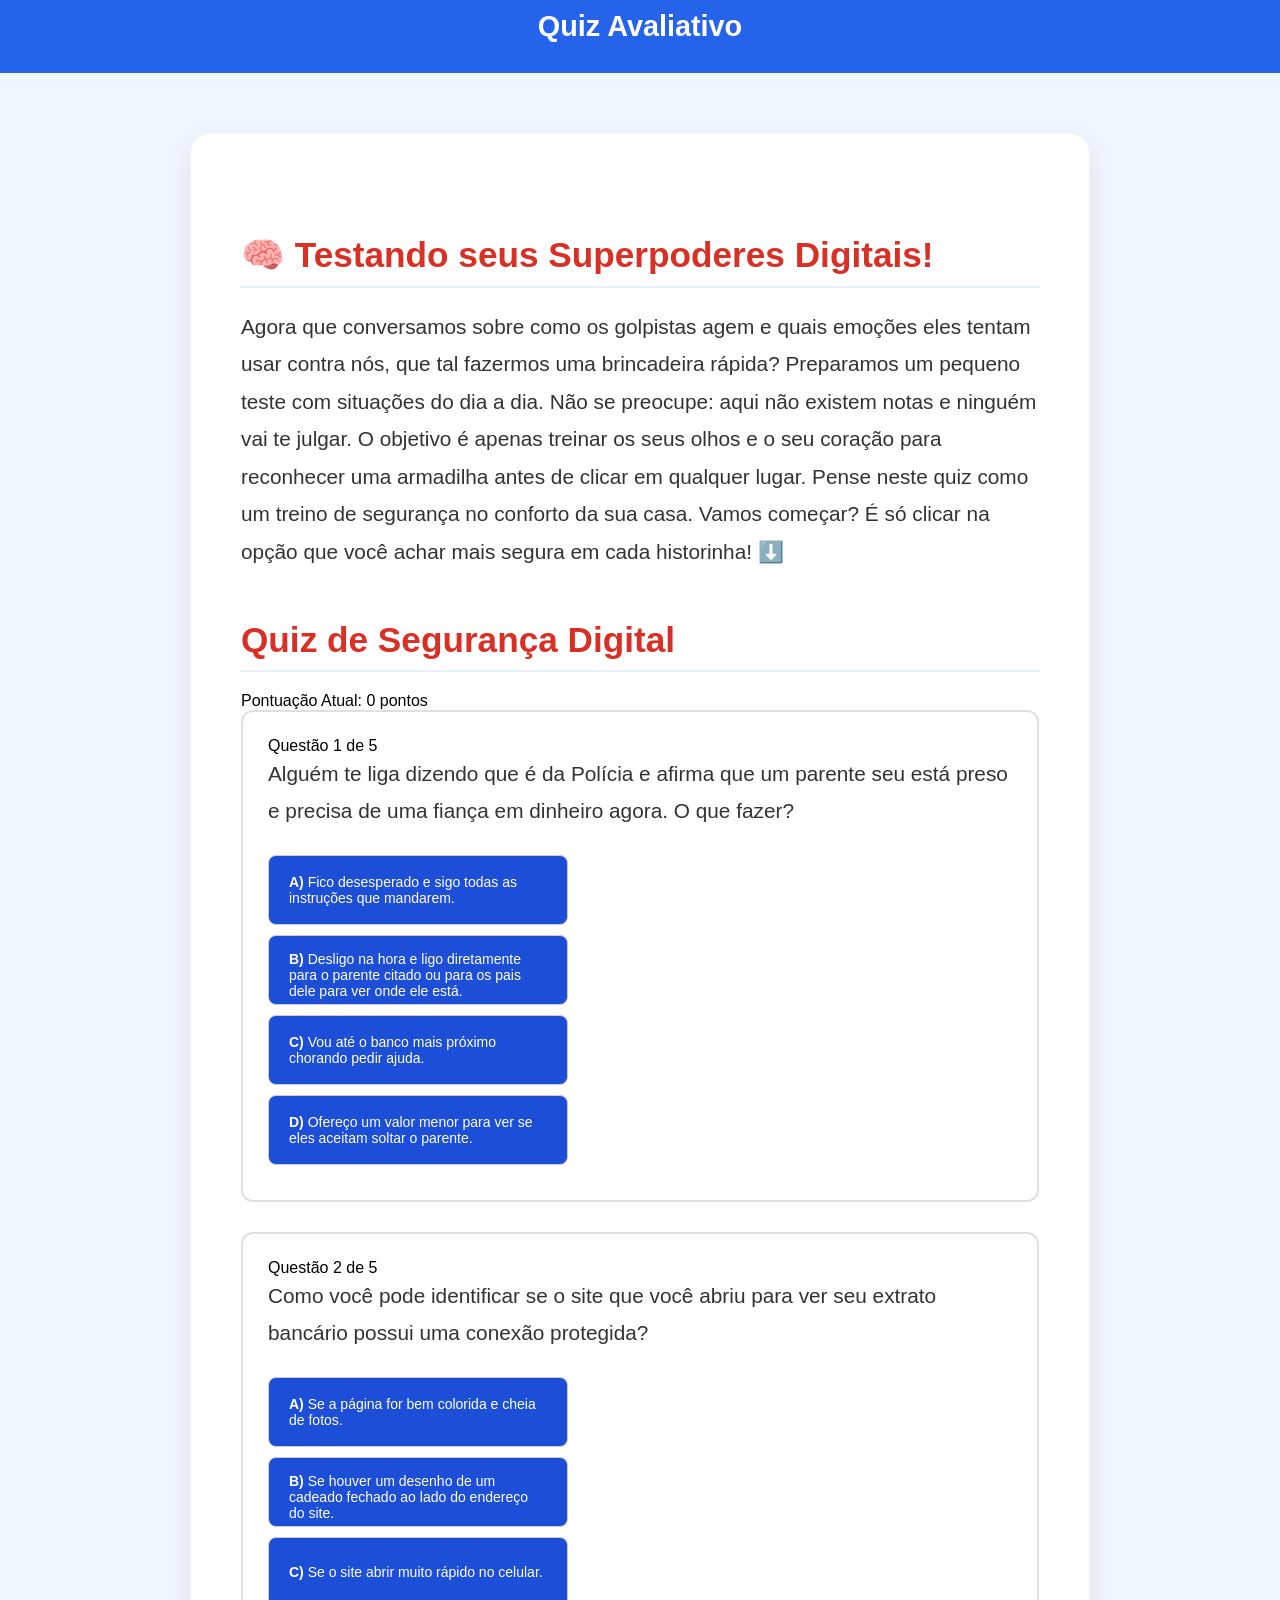
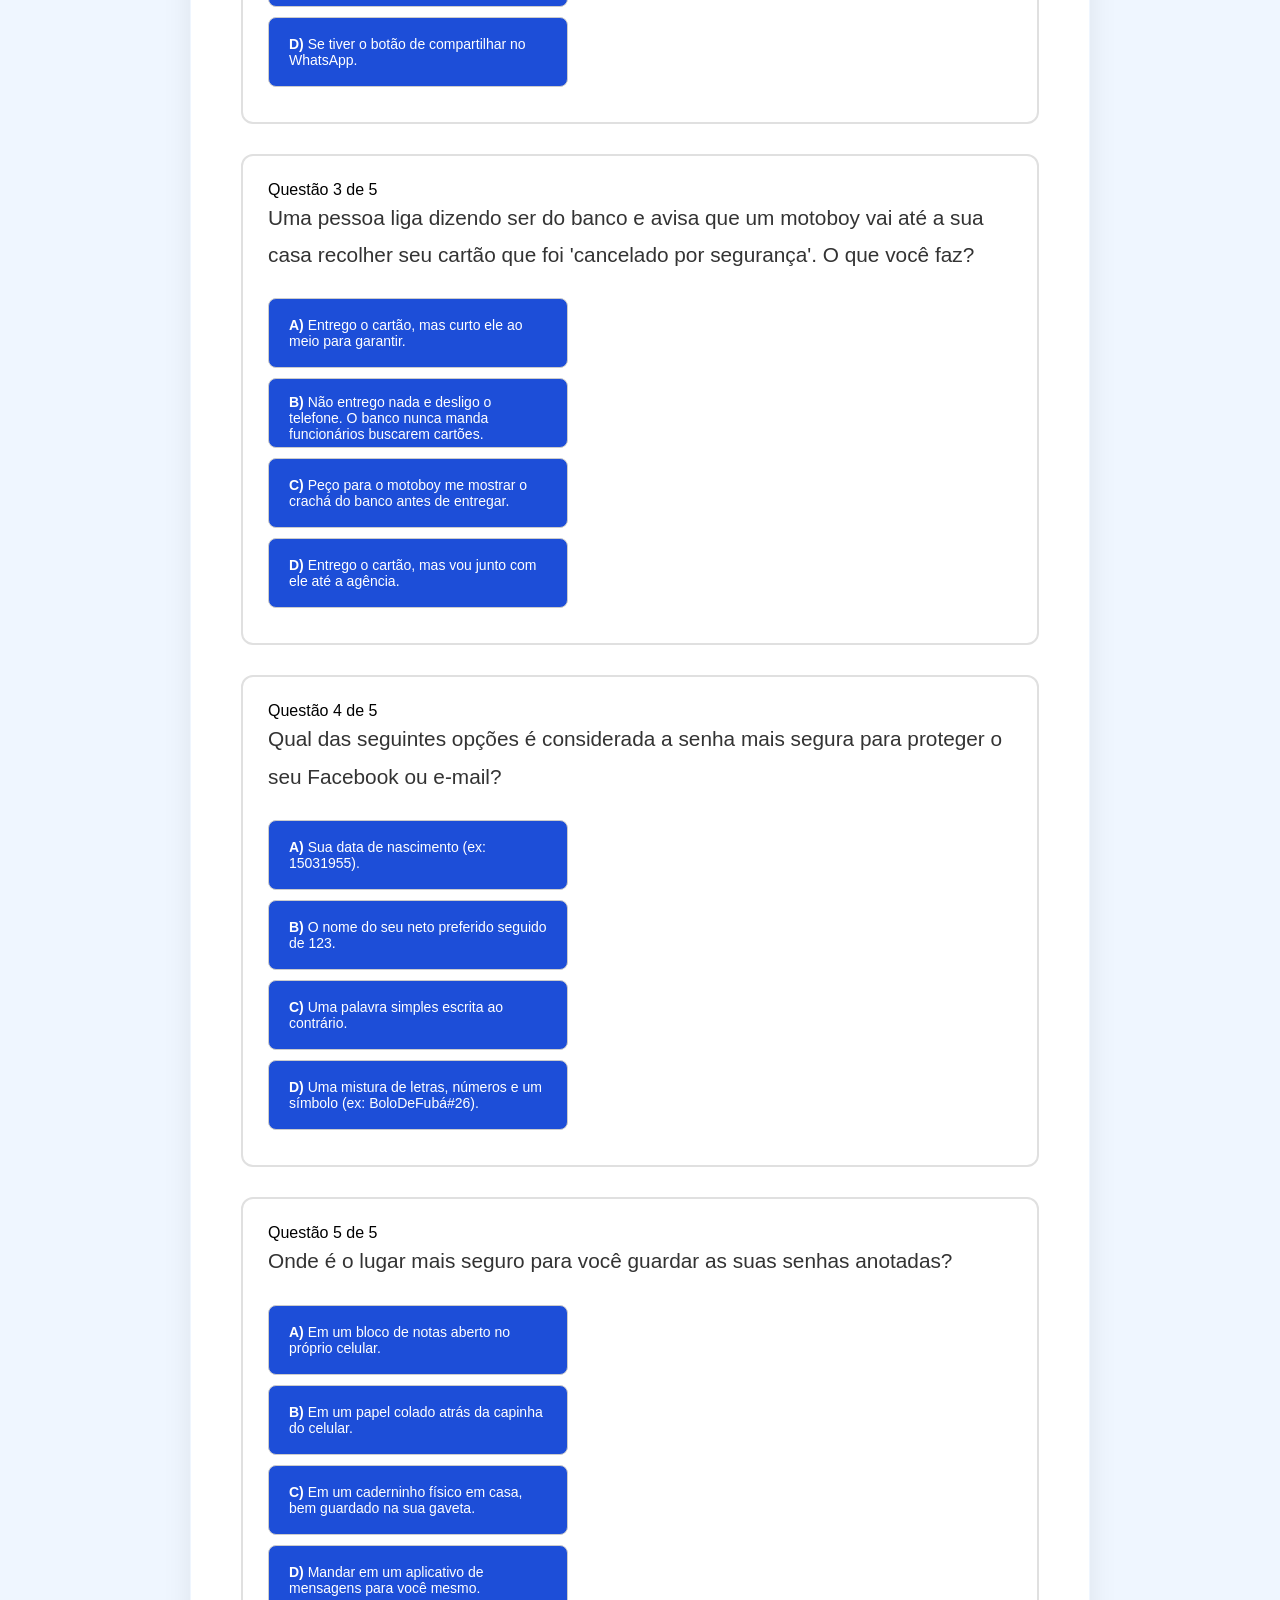
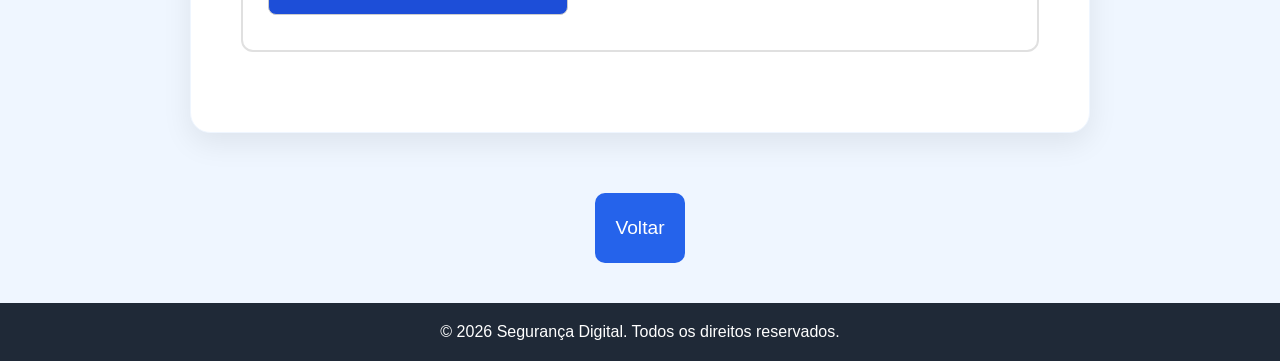
<file: quiz.html>
<!DOCTYPE html>
<html lang="pt-BR">
<head>
    <meta charset="UTF-8">
    <meta name="viewport" content="width=device-width, initial-scale=1.0">
    <title>Quiz Avaliativo</title>
    <link rel="stylesheet" href="css/style.css">
</head>
<body>
    <header>
        <h2>Quiz Avaliativo</h2>
    </header>
    <main>
        <div class="conteudoDiv">
            <h2>🧠 Testando seus Superpoderes Digitais!</h2>
            <p>Agora que conversamos sobre como os golpistas agem e quais emoções eles tentam usar contra nós, que tal fazermos uma brincadeira rápida?

            Preparamos um pequeno teste com situações do dia a dia. Não se preocupe: aqui não existem notas e ninguém vai te julgar. O objetivo é apenas treinar os seus olhos e o seu coração para reconhecer uma armadilha antes de clicar em qualquer lugar.

            Pense neste quiz como um treino de segurança no conforto da sua casa. Vamos começar? É só clicar na opção que você achar mais segura em cada historinha! ⬇️</p>

            <div class="quiz">

            </div>
        </div>

        <div class="botoes">
            <a href="modulo5.html"><button>Voltar</button></a>
        
        </div>
    </main>
    <script src="js/quiz.js"></script>
    <footer>
        <p>© 2026 Segurança Digital. Todos os direitos reservados.</p>
    </footer>
</body>
</html>
</file>
<file: css/style.css>
:root {
  --azulPrincipal: #2563eb; /* Cabeçalho e botões */
  --azulHover: #1d4ed8; /* Azul mais escuro para hover */
  --azulClaro: #eff6ff; /* Fundo claro para seções */
  --cinzaEscuro: #1f2937; /* Rodapé */
  --texto: #333333;
}

* {
  margin: 0;
  padding: 0;
  box-sizing: border-box;
  font-family: Arial, Helvetica, sans-serif;
}

header {
  background-color: var(--azulPrincipal);
  color: white;
  padding: 10px;
}

header h1 {
  font-size: 2.5em;
  margin-bottom: 10px;
  text-align: center;
}

header h2 {
  font-size: 1.8em;
  margin-bottom: 20px;
  text-align: center;
}

header p {
  font-size: 1.5em;
}

footer {
  background-color: var(--cinzaEscuro);
  color: white;
  padding: 20px;
  text-align: center;
}

main {
  background-color: var(--azulClaro);
  padding: 20px;
}
.container {
  max-width: 1200px;
  margin: 0 auto;
}
.container h1 {
  margin: 20px 0;
  font-size: 2.8em;
  text-align: center;
}

.container p {
  font-size: 1.9em;
  line-height: 1.6;
  margin-bottom: 20px;
  text-align: justify;
}
.container img {
  display: flex;
  justify-content: center;
  margin: 0 auto;
  max-width: 90%;
  height: auto;
  border-radius: 80px;
  padding: 20px;
  margin: 0 auto;
  box-shadow: 0px 0px 1px rgba(0, 0, 0, 0.11);
}

button {
  background-color: var(--azulPrincipal);
  color: white;
  border: none;
  padding: 10px 20px;
  font-size: 1.2em;
  cursor: pointer;
  border-radius: 10px;
  transition: background-color 0.3s ease;
  display: flex;
  justify-content: center;
  margin: 20px auto;
  max-height: 200px;
  max-width: 300px;
  height: 70px;
  width: 100%;
  align-items: center;
}

button:hover {
  background-color: var(--azulHover);
}

.conteudo {
  display: flex;
  flex-direction: column;
  align-items: center;
}

.conteudo h1 {
  font-size: 2.5em;
  margin-bottom: 40px;
  text-align: center;
}

.cards {
  display: flex;
  flex-wrap: wrap;
  justify-content: center;
  gap: 40px;
  margin: 20px 0;
}

.card {
  text-align: center;
  background-color: white;
  border-radius: 10px;
  box-shadow: 0px 0px 10px rgba(0, 0, 0, 0.1);
  padding: 20px;
  width: 300px;
  transition:
    transform 0.3s ease,
    background-color 0.3s ease,
    box-shadow 0.3s ease;
}

.card p {
  font-size: 1.2em;
  color: var(--texto);
}

.card:hover {
  transform: translateY(-10px);
  background-color: var(--azulClaro);
  box-shadow: 0px 10px 20px rgba(0, 0, 0, 0.15);
  cursor: pointer;
}

.card img {
  margin-top: 60px;
  max-width: 90%;
  height: auto;
  width: 100px;
  height: 100px;
  margin-bottom: 20px;
}

.imagensConteudo {
  display: flex;
  justify-content: center;
  gap: 150px;
  margin-top: 20px;
  padding: 40px;
}

.imagensConteudo img {
  max-width: 100%;
  height: auto;
  border-radius: 40px;
  box-shadow: 0px 0px 10px rgba(0, 0, 0, 0.288);
}

.conteudoDiv {
  max-width: 900px;
  margin: 40px auto;
  padding: 50px;
  background-color: #ffffff;
  border-radius: 20px;
  box-shadow: 0 10px 30px rgba(0, 0, 0, 0.08);
  border: 1px solid var(--azulClaro);
  font-family: "Segoe UI", Roboto, Helvetica, Arial, sans-serif;
}

.conteudoDiv h2 {
  color: var(--azulPrincipal);
  font-size: 2.2rem;
  margin-top: 40px;
  margin-bottom: 20px;
  font-weight: 700;
  border-bottom: 2px solid #e8f0fe;
  padding-bottom: 10px;
}

.conteudoDiv h2:first-of-type {
  margin-top: 0;
}

.conteudoDiv p {
  font-size: 1.3rem;
  line-height: 1.8;
  color: var(--texto);
  margin-bottom: 25px;
}

.conteudoDiv h2:last-of-type {
  color: #d93025;
  margin-top: 50px;
}
.protejaSeuDinheiro {
  display: flex;
  justify-content: center;
  align-items: stretch;
  gap: 30px;
  margin: 50px auto;
  max-width: 1100px;
  width: 95%;
}

.protejaSeuDinheiro div {
  flex: 1;
  color: white;
  padding: 35px;
  border-radius: 15px;
  box-shadow: 0 10px 20px rgba(0, 0, 0, 0.1);
}

.bancoVerde {
  background-color: #2e7d32;
}

.bancoVermelho {
  background-color: #c62828;
}

.protejaSeuDinheiro ol {
  margin-top: 20px;
  padding-left: 25px;
}

.protejaSeuDinheiro li {
  font-size: 1.15em;
  line-height: 1.5;
  margin-bottom: 15px;
  font-weight: 500;
}

.botoes{
  display: flex;
  justify-content: center;
  align-items: center;
  gap: 40px;
  width: 100%;
}

.botoes a{
  text-decoration: none;
  color: white;;
}

/* Torna o card da questão robusto e centralizado */
.questao-card-grande {
    background-color: #ffffff;
    border: 2px solid #e0e0e0;
    border-radius: 12px;
    padding: 25px;
    margin-bottom: 30px;
    width: 100%;
    max-width: 800px; 
    box-sizing: border-box;
}


.btn-alternativa-grande {
    display: block;
    width: 100%;
    padding: 15px 20px;
    margin: 10px 0;
    font-size: 14px;
    text-align: left;
    background-color: var(--azulHover);
    border: 1px solid #ccc;
    border-radius: 8px;
    cursor: pointer;
    transition: background 0.2s;
}

/* Estilo para a caixa de resultado que aparece no final */
.quiz-resultado-final {
    background-color: #f4f7f6;
    border: 3px dashed #cbd5e1;
    border-radius: 12px;
    padding: 30px;
    text-align: center;
    max-width: 800px;
    margin-top: 20px;
}

/* Botões de ação do final do quiz */
.btn-final-quiz {
    padding: 15px 40px;
    font-size: 18px;
    font-weight: bold;
    border: none;
    border-radius: 8px;
    cursor: pointer;
    margin-top: 15px;
}

.btn-avancar { background-color: #2ecc71; color: white; }
.btn-reiniciar { background-color: #e74c3c; color: white; }
</file>
